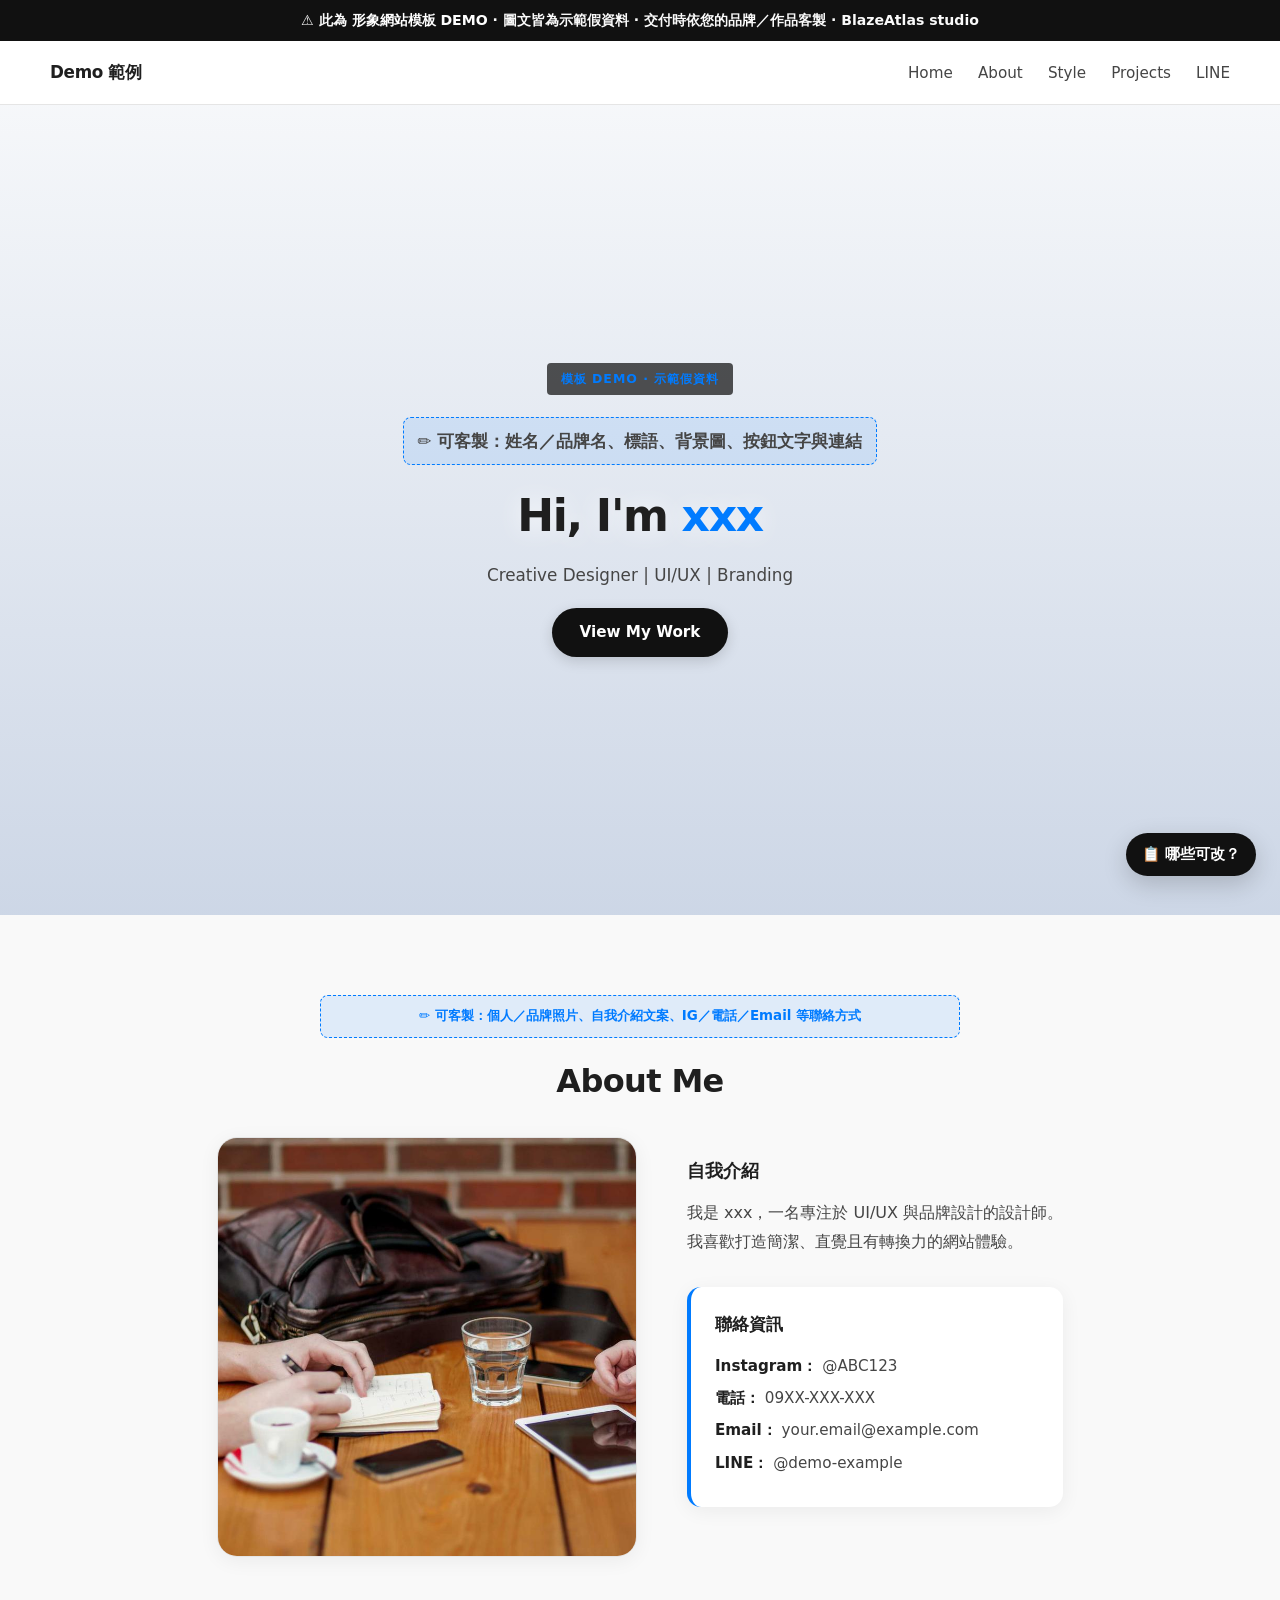
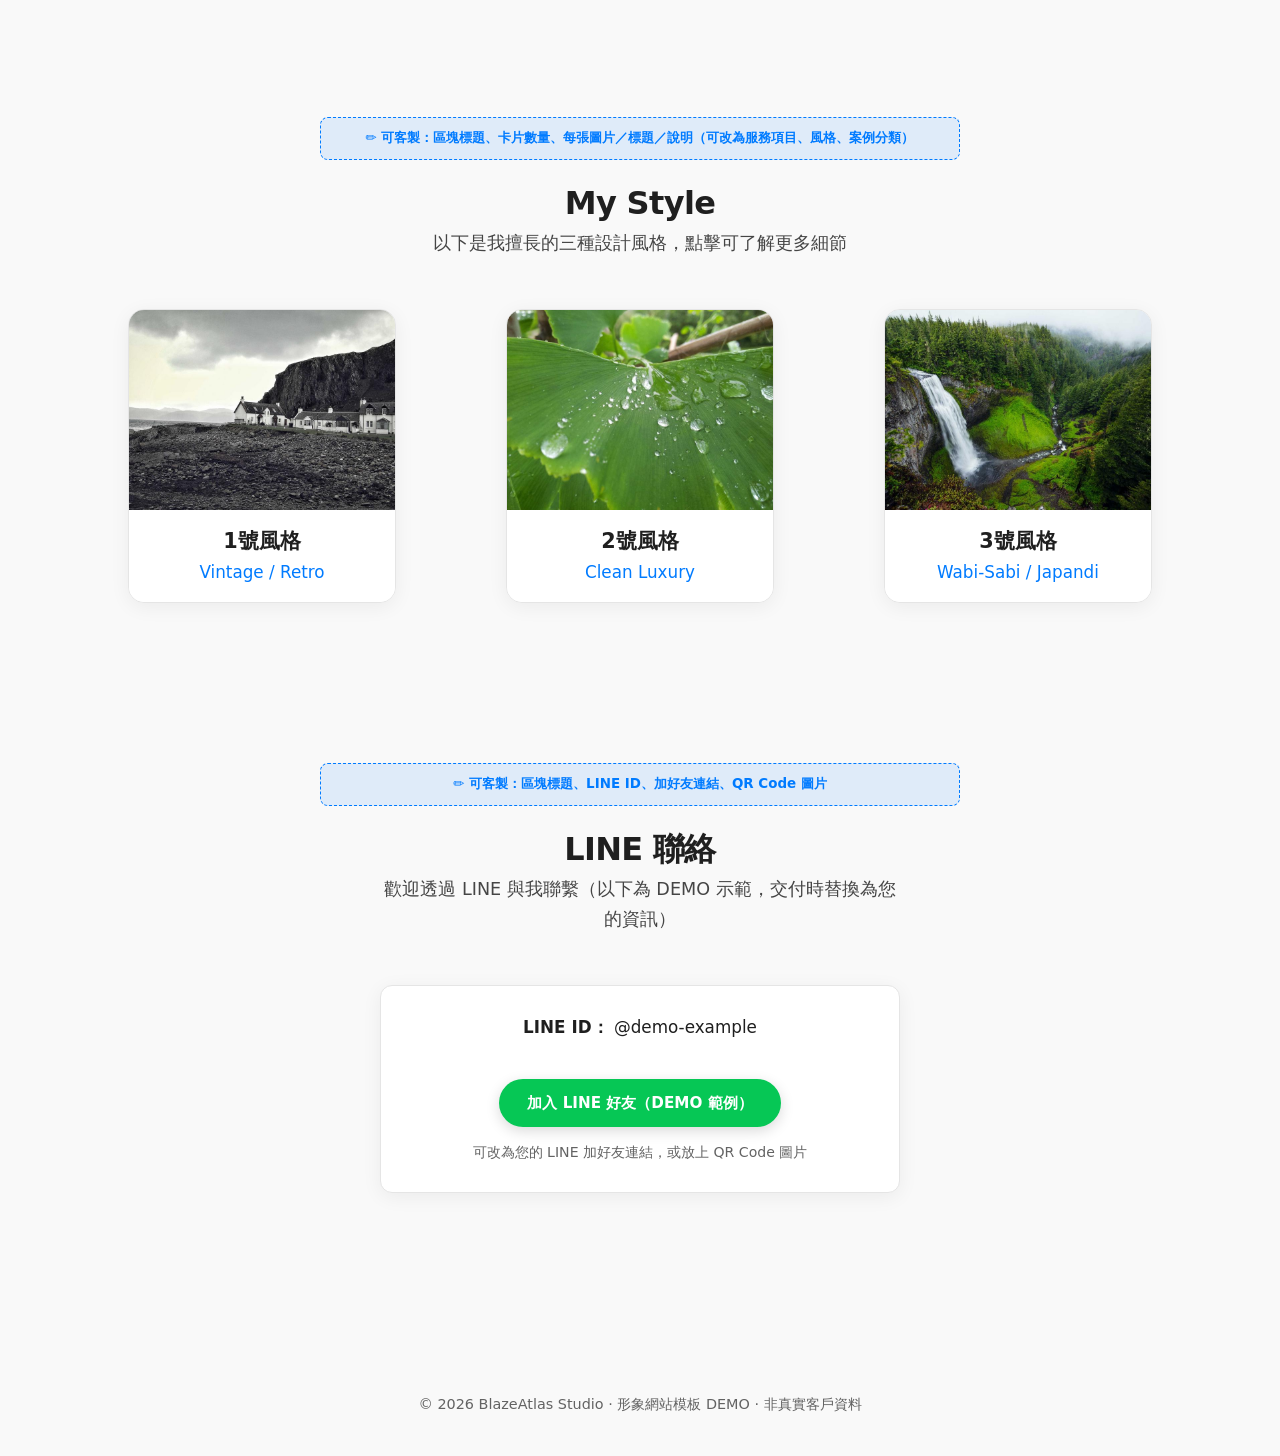
<file: index.html>
<!DOCTYPE html>
<html lang="zh-Hant">
<head>
  <meta charset="UTF-8">
  <meta name="viewport" content="width=device-width, initial-scale=1.0">
  <meta name="description" content="形象網站模板 DEMO 展示（現代極簡風）— 圖文為示範假資料，交付時依您的資料客製。">
  <title>形象網站模板 DEMO｜現代極簡風</title>
  <link rel="stylesheet" href="style.css">
</head>
<body>

<p class="demo-bar">⚠️ 此為 <strong>形象網站模板 DEMO</strong> · 圖文皆為示範假資料 · 交付時依您的品牌／作品客製 · BlazeAtlas studio</p>

<!-- Navbar -->
<nav class="navbar">
    <div class="logo">
        <h2>Demo 範例</h2>
    </div>
    
    <div class="nav-links">
        <a href="index.html">Home</a>
        <a href="index.html#about">About</a>
        <a href="index.html#style">Style</a>
        <a href="projects.html">Projects</a>
        <a href="index.html#contact">LINE</a>
    </div>
</nav>

<!-- Hero -->
<section id="home" class="hero fade-in">
  <div>
    <span class="hero-tag">模板 DEMO · 示範假資料</span>
    <p class="customize-hint">✏️ 可客製：姓名／品牌名、標語、背景圖、按鈕文字與連結</p>
    <h2>Hi, I'm <span>xxx</span></h2>
    <p>Creative Designer | UI/UX | Branding</p>
    <a href="projects.html" class="btn">View My Work</a>
  </div>
</section>

<!-- About -->
<section id="about" class="section fade-in">
  <p class="customize-hint">✏️ 可客製：個人／品牌照片、自我介紹文案、IG／電話／Email 等聯絡方式</p>
  <h2>About Me</h2>

  <div class="about-container">
    <img loading="lazy" decoding="async" src="images/about.jpg" alt="示範照片" class="about-photo">

    <div class="about-content">
      <h3 class="about-heading">自我介紹</h3>
      <p>
        我是 xxx，一名專注於 UI/UX 與品牌設計的設計師。<br>
        我喜歡打造簡潔、直覺且有轉換力的網站體驗。
      </p>

      <div class="contact-info">
        <h3>聯絡資訊</h3>
        <p><strong>Instagram：</strong> @ABC123</p>
        <p><strong>電話：</strong> 09XX-XXX-XXX</p>
        <p><strong>Email：</strong> your.email@example.com</p>
        <p><strong>LINE：</strong> @demo-example</p>
      </div>
    </div>
  </div>
</section>

<!-- My Style -->
<section id="style" class="section fade-in">
  <p class="customize-hint">✏️ 可客製：區塊標題、卡片數量、每張圖片／標題／說明（可改為服務項目、風格、案例分類）</p>
  <h2>My Style</h2>
  <p class="section-intro">
    以下是我擅長的三種設計風格，點擊可了解更多細節
  </p>
  
  <div class="grid">

    <a href="style1.html" class="card">
      <img loading="lazy" decoding="async" src="images/style1.jpg" alt="復古風">
      <div class="card-info">
        <h3>1號風格</h3>
        <p>Vintage / Retro</p>
      </div>
    </a>

    <a href="style2.html" class="card">
      <img loading="lazy" decoding="async" src="images/style-luxury.jpg" alt="清奢風">
      <div class="card-info">
        <h3>2號風格</h3>
        <p>Clean Luxury</p>
      </div>
    </a>

    <a href="style3.html" class="card">
      <img loading="lazy" decoding="async" src="images/style3.jpg" alt="侘寂風">
      <div class="card-info">
        <h3>3號風格</h3>
        <p>Wabi-Sabi / Japandi</p>
      </div>
    </a>

  </div>
</section>

<!-- LINE Contact -->
<section id="contact" class="section fade-in">
  <p class="customize-hint">✏️ 可客製：區塊標題、LINE ID、加好友連結、QR Code 圖片</p>
  <h2>LINE 聯絡</h2>
  <div class="line-contact">
    <p class="section-intro">歡迎透過 LINE 與我聯繫（以下為 DEMO 示範，交付時替換為您的資訊）</p>
    <div class="line-box">
      <p class="line-id"><strong>LINE ID：</strong> @demo-example</p>
      <a href="#" class="btn btn-line" onclick="return false;">加入 LINE 好友（DEMO 範例）</a>
      <p class="line-note">可改為您的 LINE 加好友連結，或放上 QR Code 圖片</p>
    </div>
  </div>
</section>

<footer>
  <p>© 2026 BlazeAtlas Studio · 形象網站模板 DEMO · 非真實客戶資料</p>
</footer>

<button type="button" class="demo-guide-fab" aria-label="查看可客製項目">📋 哪些可改？</button>

<aside class="demo-guide-panel" aria-hidden="true">
  <div class="demo-guide-header">
    <h3>此模板可客製項目</h3>
    <button type="button" class="demo-guide-close" aria-label="關閉">✕</button>
  </div>
  <ul class="demo-guide-list">
    <li><strong>整體</strong>：配色氛圍、Logo 文字、導覽列項目名稱</li>
    <li><strong>首頁</strong>：姓名／品牌名、標語、背景圖、按鈕文字與連結</li>
    <li><strong>關於我</strong>：照片、自我介紹、IG／電話／Email／LINE</li>
    <li><strong>風格／服務區</strong>：標題、卡片內容（可改服務項目或案例分類）</li>
    <li><strong>作品頁</strong>：作品數量 6／9／12 件，每件圖文與說明</li>
    <li><strong>LINE 聯絡區</strong>：LINE ID、加好友連結、QR Code</li>
  </ul>
  <p class="demo-guide-note">以上為示範假資料，交付時依您提供的內容替換，不用擔心套版感。</p>
</aside>

<script src="script.js"></script>
</body>
</html>
</file>
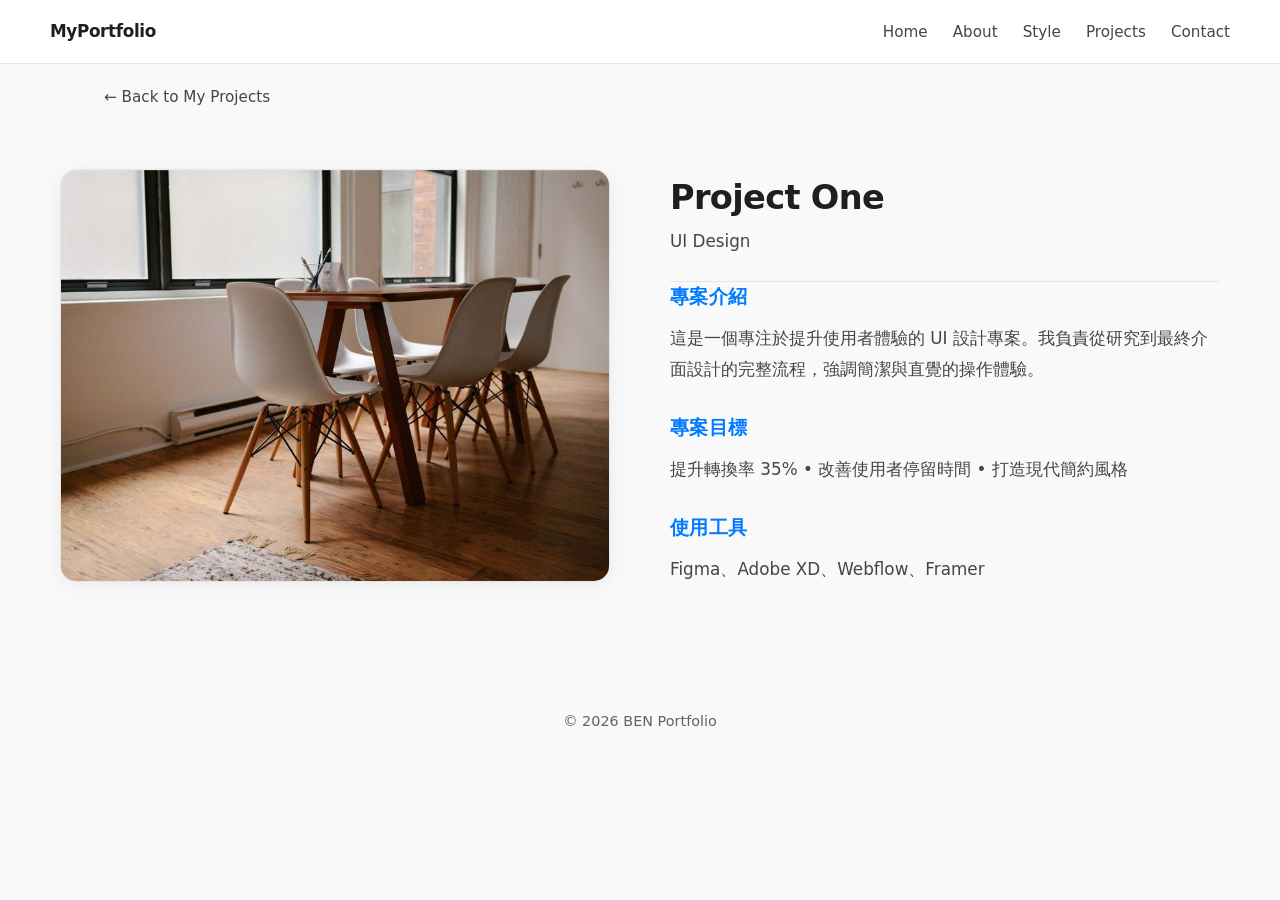
<file: project1.html>
<!DOCTYPE html>
<html lang="zh-Hant">
<head>
  <meta charset="UTF-8">
  <meta name="viewport" content="width=device-width, initial-scale=1.0">
  <title>Project One - BEN Portfolio</title>
  <link rel="stylesheet" href="style.css">
</head>
<body>

<!-- Navbar -->
<nav class="navbar">
    <div class="logo">
        <h2>MyPortfolio</h2>
    </div>
    
    <div class="nav-links">
        <a href="index.html">Home</a>
        <a href="index.html#about">About</a>
        <a href="index.html#style">Style</a>
        <a href="projects.html">Projects</a>
        <a href="index.html#contact">Contact</a>
    </div>
</nav>

<!-- Back Button -->
<div style="padding: 20px 5%; max-width: 1200px; margin: 0 auto;">
    <a href="projects.html" class="back-btn">
        ← Back to My Projects
    </a>
</div>

<!-- Project Detail 內容 -->
<div class="project-detail">
    
    <div class="project-content">
        
        <!-- 左邊：作品圖片 -->
        <div class="project-image-container">
            <img src="images/project1.jpg" alt="Project Image" class="project-image">
        </div>

        <!-- 右邊：作品介紹 -->
        <div class="project-info">
            <h1>Project One</h1>
            <p class="category">UI Design</p>
            
            <h3>專案介紹</h3>
            <p>這是一個專注於提升使用者體驗的 UI 設計專案。我負責從研究到最終介面設計的完整流程，強調簡潔與直覺的操作體驗。</p>
            
            <h3>專案目標</h3>
            <p>提升轉換率 35% • 改善使用者停留時間 • 打造現代簡約風格</p>
            
            <h3>使用工具</h3>
            <p>Figma、Adobe XD、Webflow、Framer</p>
        </div>
        
    </div>
</div>

<footer>
  <p>© 2026 BEN Portfolio</p>
</footer>

</body>
</html>
</file>
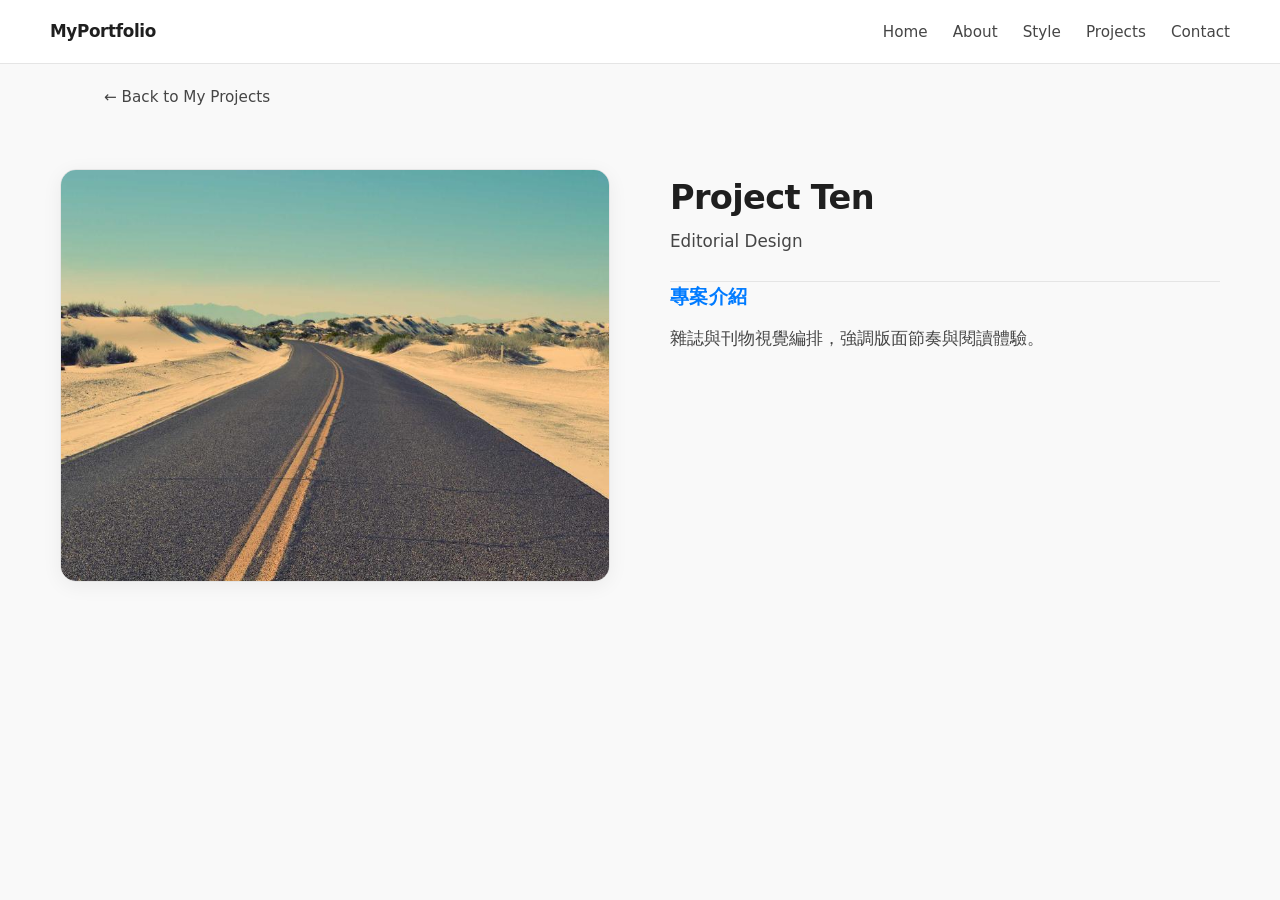
<file: project10.html>
<!DOCTYPE html>
<html lang="zh-Hant">
<head>
  <meta charset="UTF-8">
  <meta name="viewport" content="width=device-width, initial-scale=1.0">
  <title>Project Ten - BEN Portfolio</title>
  <link rel="stylesheet" href="style.css">
</head>
<body>

<!-- Navbar -->
<nav class="navbar">
    <div class="logo">
        <h2>MyPortfolio</h2>
    </div>
    
    <div class="nav-links">
        <a href="index.html">Home</a>
        <a href="index.html#about">About</a>
        <a href="index.html#style">Style</a>
        <a href="projects.html">Projects</a>
        <a href="index.html#contact">Contact</a>
    </div>
</nav>

<div style="padding: 20px 5%; max-width: 1200px; margin: 0 auto;">
    <a href="projects.html" class="back-btn">← Back to My Projects</a>
</div>

<div class="project-detail">
    <div class="project-content">
        <div class="project-image-container">
            <img src="images/project10.jpg" alt="Project 10" class="project-image">
        </div>
        <div class="project-info">
            <h1>Project Ten</h1>
            <p class="category">Editorial Design</p>
            <h3>專案介紹</h3>
            <p>雜誌與刊物視覺編排，強調版面節奏與閱讀體驗。</p>
        </div>
    </div>
</div>
</body>
</html>
</file>
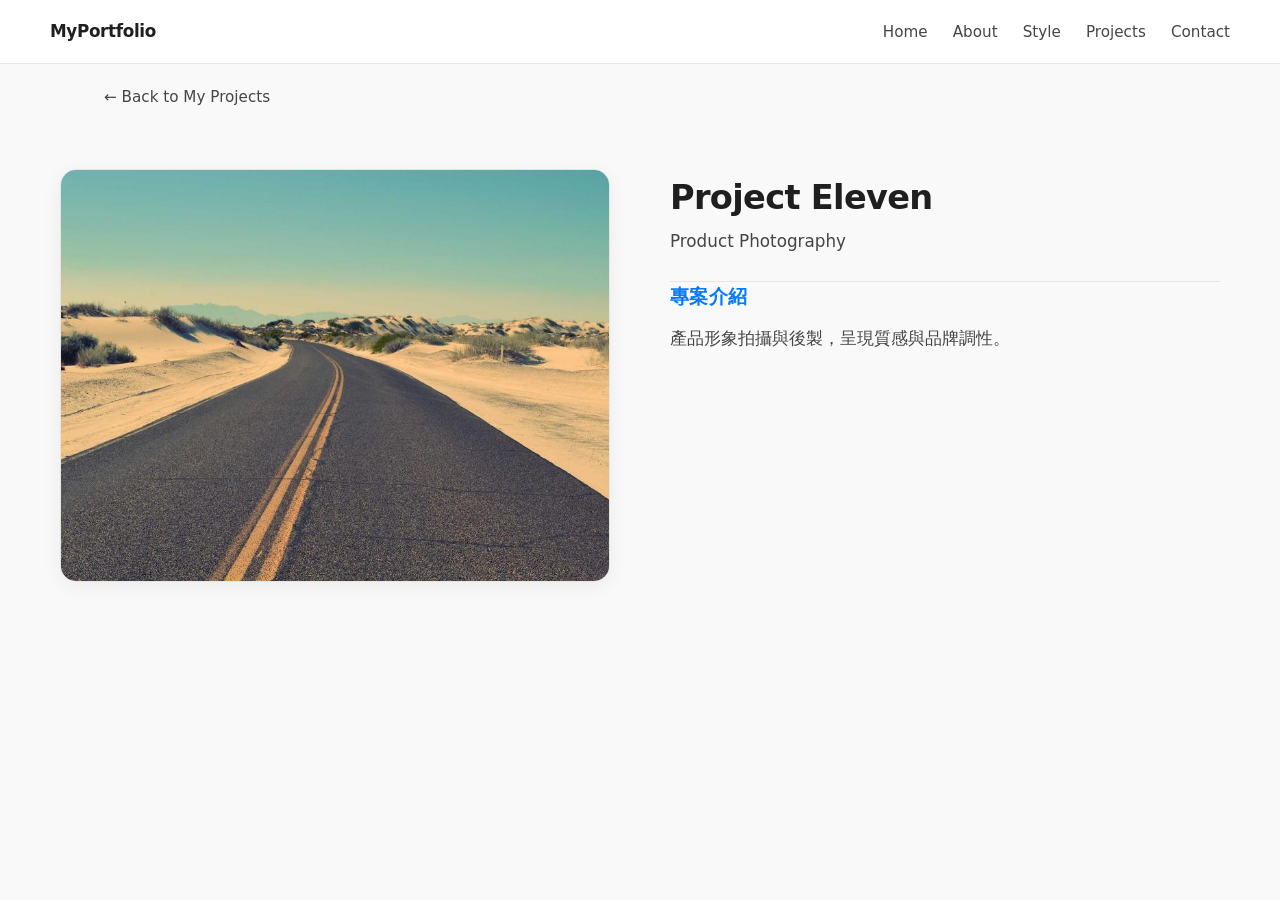
<file: project11.html>
<!DOCTYPE html>
<html lang="zh-Hant">
<head>
  <meta charset="UTF-8">
  <meta name="viewport" content="width=device-width, initial-scale=1.0">
  <title>Project Eleven - BEN Portfolio</title>
  <link rel="stylesheet" href="style.css">
</head>
<body>

<!-- Navbar -->
<nav class="navbar">
    <div class="logo">
        <h2>MyPortfolio</h2>
    </div>
    
    <div class="nav-links">
        <a href="index.html">Home</a>
        <a href="index.html#about">About</a>
        <a href="index.html#style">Style</a>
        <a href="projects.html">Projects</a>
        <a href="index.html#contact">Contact</a>
    </div>
</nav>

<div style="padding: 20px 5%; max-width: 1200px; margin: 0 auto;">
    <a href="projects.html" class="back-btn">← Back to My Projects</a>
</div>

<div class="project-detail">
    <div class="project-content">
        <div class="project-image-container">
            <img src="images/project11.jpg" alt="Project 11" class="project-image">
        </div>
        <div class="project-info">
            <h1>Project Eleven</h1>
            <p class="category">Product Photography</p>
            <h3>專案介紹</h3>
            <p>產品形象拍攝與後製，呈現質感與品牌調性。</p>
        </div>
    </div>
</div>
</body>
</html>
</file>
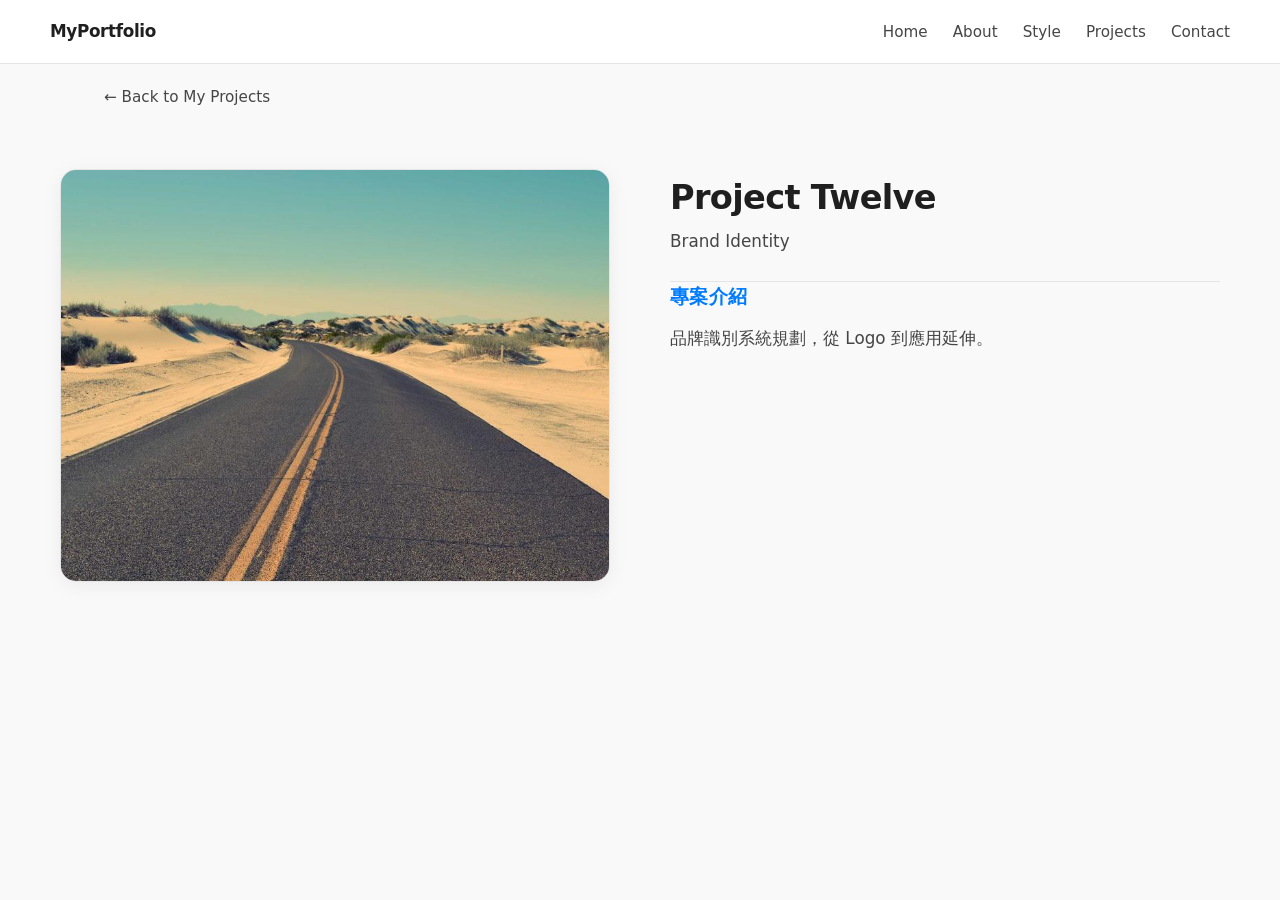
<file: project12.html>
<!DOCTYPE html>
<html lang="zh-Hant">
<head>
  <meta charset="UTF-8">
  <meta name="viewport" content="width=device-width, initial-scale=1.0">
  <title>Project Twelve - BEN Portfolio</title>
  <link rel="stylesheet" href="style.css">
</head>
<body>

<!-- Navbar -->
<nav class="navbar">
    <div class="logo">
        <h2>MyPortfolio</h2>
    </div>
    
    <div class="nav-links">
        <a href="index.html">Home</a>
        <a href="index.html#about">About</a>
        <a href="index.html#style">Style</a>
        <a href="projects.html">Projects</a>
        <a href="index.html#contact">Contact</a>
    </div>
</nav>

<div style="padding: 20px 5%; max-width: 1200px; margin: 0 auto;">
    <a href="projects.html" class="back-btn">← Back to My Projects</a>
</div>

<div class="project-detail">
    <div class="project-content">
        <div class="project-image-container">
            <img src="images/project12.jpg" alt="Project 12" class="project-image">
        </div>
        <div class="project-info">
            <h1>Project Twelve</h1>
            <p class="category">Brand Identity</p>
            <h3>專案介紹</h3>
            <p>品牌識別系統規劃，從 Logo 到應用延伸。</p>
        </div>
    </div>
</div>
</body>
</html>
</file>
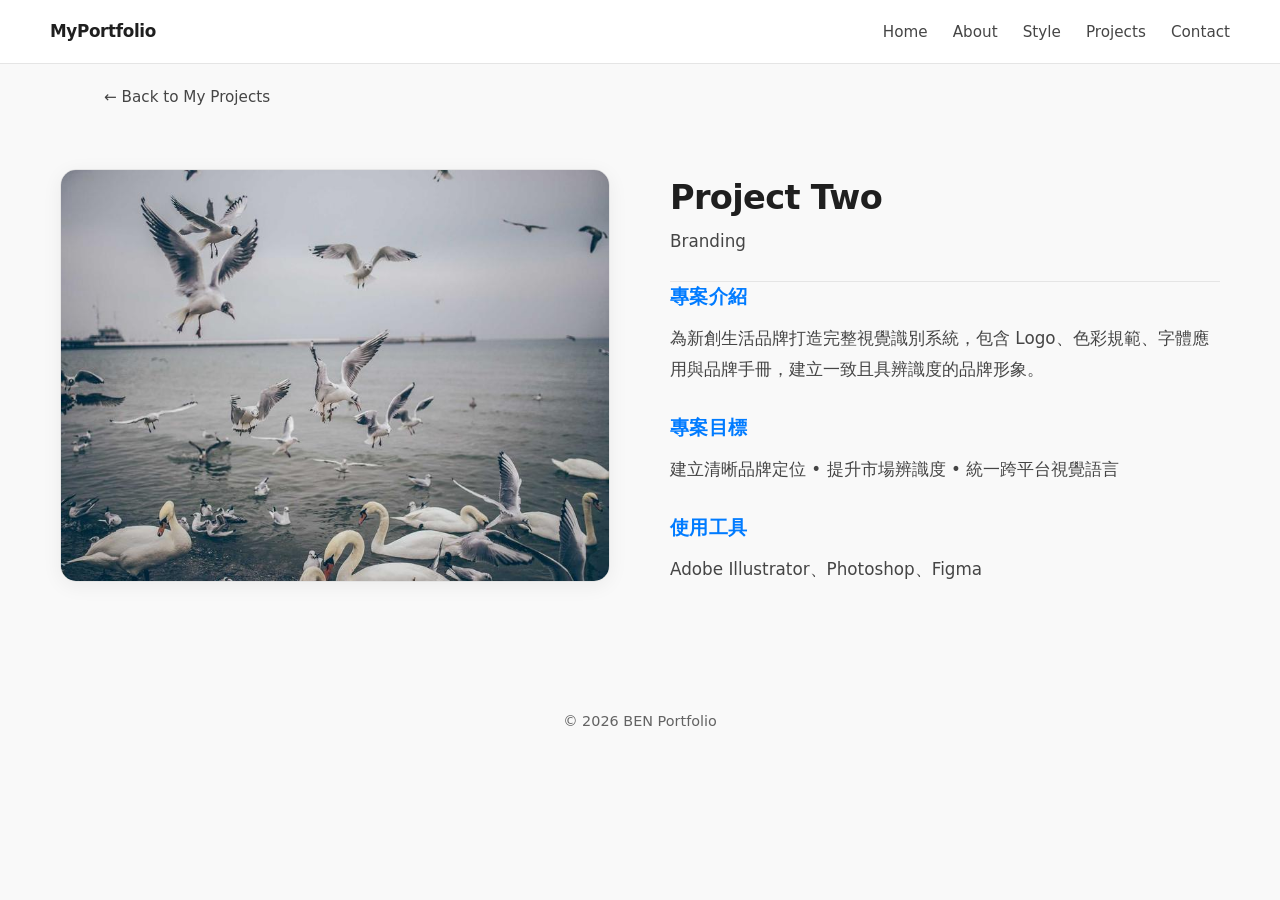
<file: project2.html>
<!DOCTYPE html>
<html lang="zh-Hant">
<head>
  <meta charset="UTF-8">
  <meta name="viewport" content="width=device-width, initial-scale=1.0">
  <title>Project Two - BEN Portfolio</title>
  <link rel="stylesheet" href="style.css">
</head>
<body>

<!-- Navbar -->
<nav class="navbar">
    <div class="logo">
        <h2>MyPortfolio</h2>
    </div>
    
    <div class="nav-links">
        <a href="index.html">Home</a>
        <a href="index.html#about">About</a>
        <a href="index.html#style">Style</a>
        <a href="projects.html">Projects</a>
        <a href="index.html#contact">Contact</a>
    </div>
</nav>

<!-- Back Button -->
<div style="padding: 20px 5%; max-width: 1200px; margin: 0 auto;">
    <a href="projects.html" class="back-btn">
        ← Back to My Projects
    </a>
</div>

<!-- Project Detail 內容 -->
<div class="project-detail">
    
    <div class="project-content">
        
        <!-- 左邊：作品圖片 -->
        <div class="project-image-container">
            <img src="images/project2.jpg" alt="Project 2" class="project-image">
        </div>

        <!-- 右邊：作品介紹 -->
        <div class="project-info">
            <h1>Project Two</h1>
            <p class="category">Branding</p>
            
            <h3>專案介紹</h3>
            <p>為新創生活品牌打造完整視覺識別系統，包含 Logo、色彩規範、字體應用與品牌手冊，建立一致且具辨識度的品牌形象。</p>
            
            <h3>專案目標</h3>
            <p>建立清晰品牌定位 • 提升市場辨識度 • 統一跨平台視覺語言</p>
            
            <h3>使用工具</h3>
            <p>Adobe Illustrator、Photoshop、Figma</p>
        </div>
        
    </div>
</div>

<footer>
  <p>© 2026 BEN Portfolio</p>
</footer>

</body>
</html>
</file>
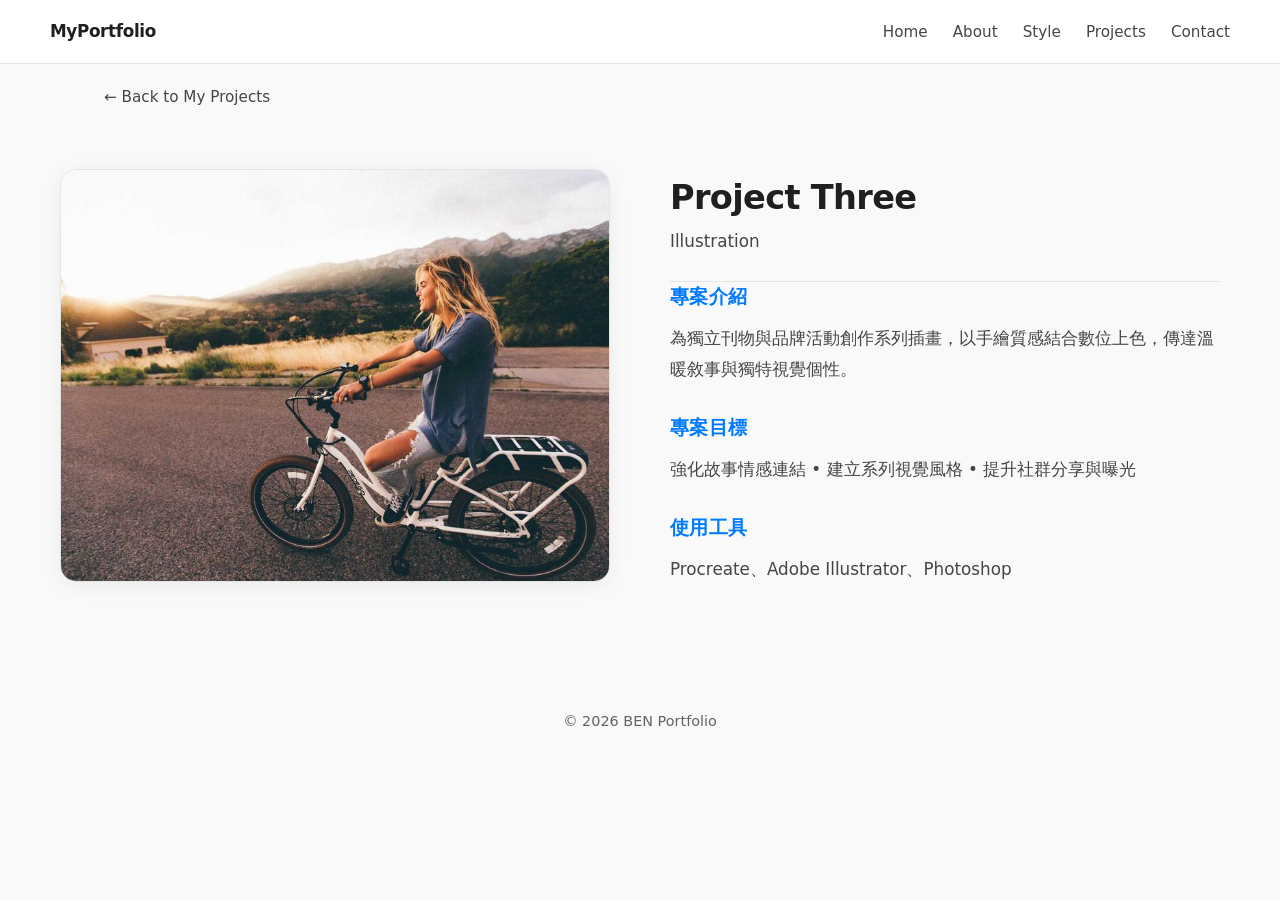
<file: project3.html>
<!DOCTYPE html>
<html lang="zh-Hant">
<head>
  <meta charset="UTF-8">
  <meta name="viewport" content="width=device-width, initial-scale=1.0">
  <title>Project Three - BEN Portfolio</title>
  <link rel="stylesheet" href="style.css">
</head>
<body>

<!-- Navbar -->
<nav class="navbar">
    <div class="logo">
        <h2>MyPortfolio</h2>
    </div>
    
    <div class="nav-links">
        <a href="index.html">Home</a>
        <a href="index.html#about">About</a>
        <a href="index.html#style">Style</a>
        <a href="projects.html">Projects</a>
        <a href="index.html#contact">Contact</a>
    </div>
</nav>

<!-- Back Button -->
<div style="padding: 20px 5%; max-width: 1200px; margin: 0 auto;">
    <a href="projects.html" class="back-btn">
        ← Back to My Projects
    </a>
</div>

<!-- Project Detail 內容 -->
<div class="project-detail">
    
    <div class="project-content">
        
        <!-- 左邊：作品圖片 -->
        <div class="project-image-container">
            <img src="images/project3.jpg" alt="Project 3" class="project-image">
        </div>

        <!-- 右邊：作品介紹 -->
        <div class="project-info">
            <h1>Project Three</h1>
            <p class="category">Illustration</p>
            
            <h3>專案介紹</h3>
            <p>為獨立刊物與品牌活動創作系列插畫，以手繪質感結合數位上色，傳達溫暖敘事與獨特視覺個性。</p>
            
            <h3>專案目標</h3>
            <p>強化故事情感連結 • 建立系列視覺風格 • 提升社群分享與曝光</p>
            
            <h3>使用工具</h3>
            <p>Procreate、Adobe Illustrator、Photoshop</p>
        </div>
        
    </div>
</div>

<footer>
  <p>© 2026 BEN Portfolio</p>
</footer>

</body>
</html>
</file>
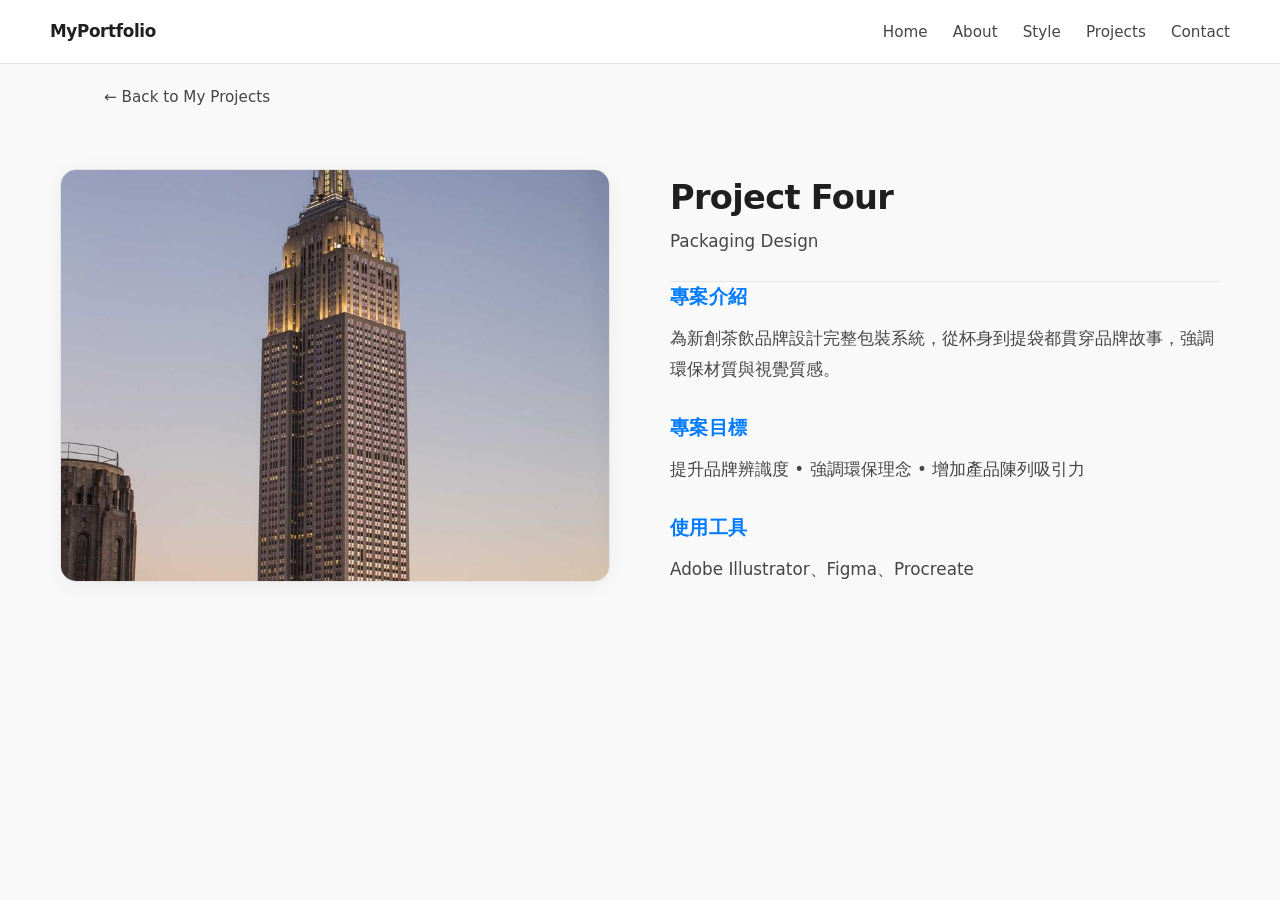
<file: project4.html>
<!DOCTYPE html>
<html lang="zh-Hant">
<head>
  <meta charset="UTF-8">
  <meta name="viewport" content="width=device-width, initial-scale=1.0">
  <title>Project Four - BEN Portfolio</title>
  <link rel="stylesheet" href="style.css">
</head>
<body>

<!-- Navbar -->
<nav class="navbar">
    <div class="logo">
        <h2>MyPortfolio</h2>
    </div>
    
    <div class="nav-links">
        <a href="index.html">Home</a>
        <a href="index.html#about">About</a>
        <a href="index.html#style">Style</a>
        <a href="projects.html">Projects</a>
        <a href="index.html#contact">Contact</a>
    </div>
</nav>

<div style="padding: 20px 5%; max-width: 1200px; margin: 0 auto;">
    <a href="projects.html" class="back-btn">← Back to My Projects</a>
</div>

<div class="project-detail">
    <div class="project-content">
        <div class="project-image-container">
            <img src="images/project4.jpg" alt="Project 4" class="project-image">
        </div>
        <div class="project-info">
            <h1>Project Four</h1>
            <p class="category">Packaging Design</p>
            
            <h3>專案介紹</h3>
            <p>為新創茶飲品牌設計完整包裝系統，從杯身到提袋都貫穿品牌故事，強調環保材質與視覺質感。</p>
            
            <h3>專案目標</h3>
            <p>提升品牌辨識度 • 強調環保理念 • 增加產品陳列吸引力</p>
            
            <h3>使用工具</h3>
            <p>Adobe Illustrator、Figma、Procreate</p>
        </div>
    </div>
</div>

</body>
</html>
</file>
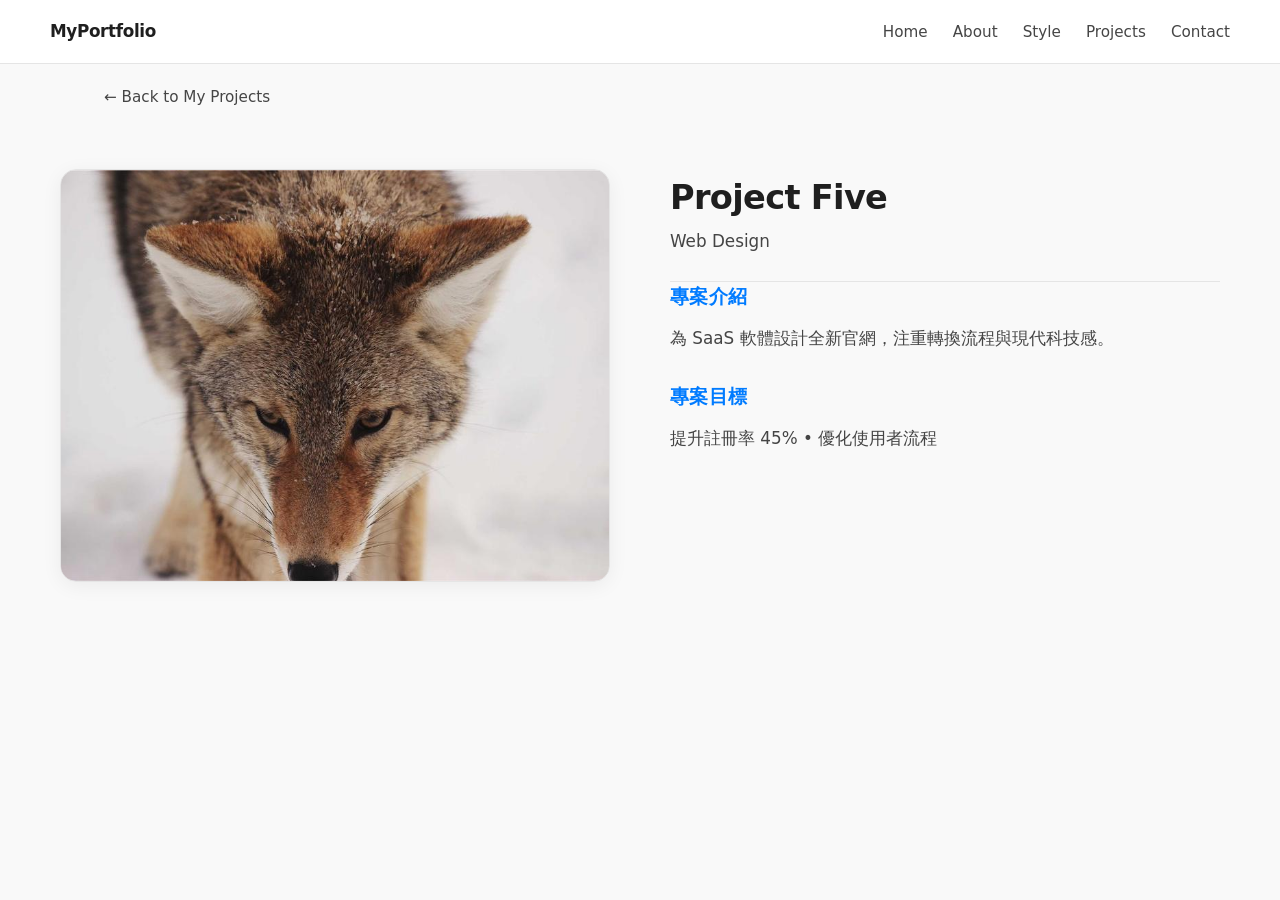
<file: project5.html>
<!DOCTYPE html>
<html lang="zh-Hant">
<head>
  <meta charset="UTF-8">
  <meta name="viewport" content="width=device-width, initial-scale=1.0">
  <title>Project Five - BEN Portfolio</title>
  <link rel="stylesheet" href="style.css">
</head>
<body>

<!-- Navbar -->
<nav class="navbar">
    <div class="logo">
        <h2>MyPortfolio</h2>
    </div>
    
    <div class="nav-links">
        <a href="index.html">Home</a>
        <a href="index.html#about">About</a>
        <a href="index.html#style">Style</a>
        <a href="projects.html">Projects</a>
        <a href="index.html#contact">Contact</a>
    </div>
</nav>

<div style="padding: 20px 5%; max-width: 1200px; margin: 0 auto;">
    <a href="projects.html" class="back-btn">← Back to My Projects</a>
</div>

<div class="project-detail">
    <div class="project-content">
        <div class="project-image-container">
            <img src="images/project5.jpg" alt="Project 5" class="project-image">
        </div>
        <div class="project-info">
            <h1>Project Five</h1>
            <p class="category">Web Design</p>
            <h3>專案介紹</h3>
            <p>為 SaaS 軟體設計全新官網，注重轉換流程與現代科技感。</p>
            <h3>專案目標</h3>
            <p>提升註冊率 45% • 優化使用者流程</p>
        </div>
    </div>
</div>
</body>
</html>
</file>
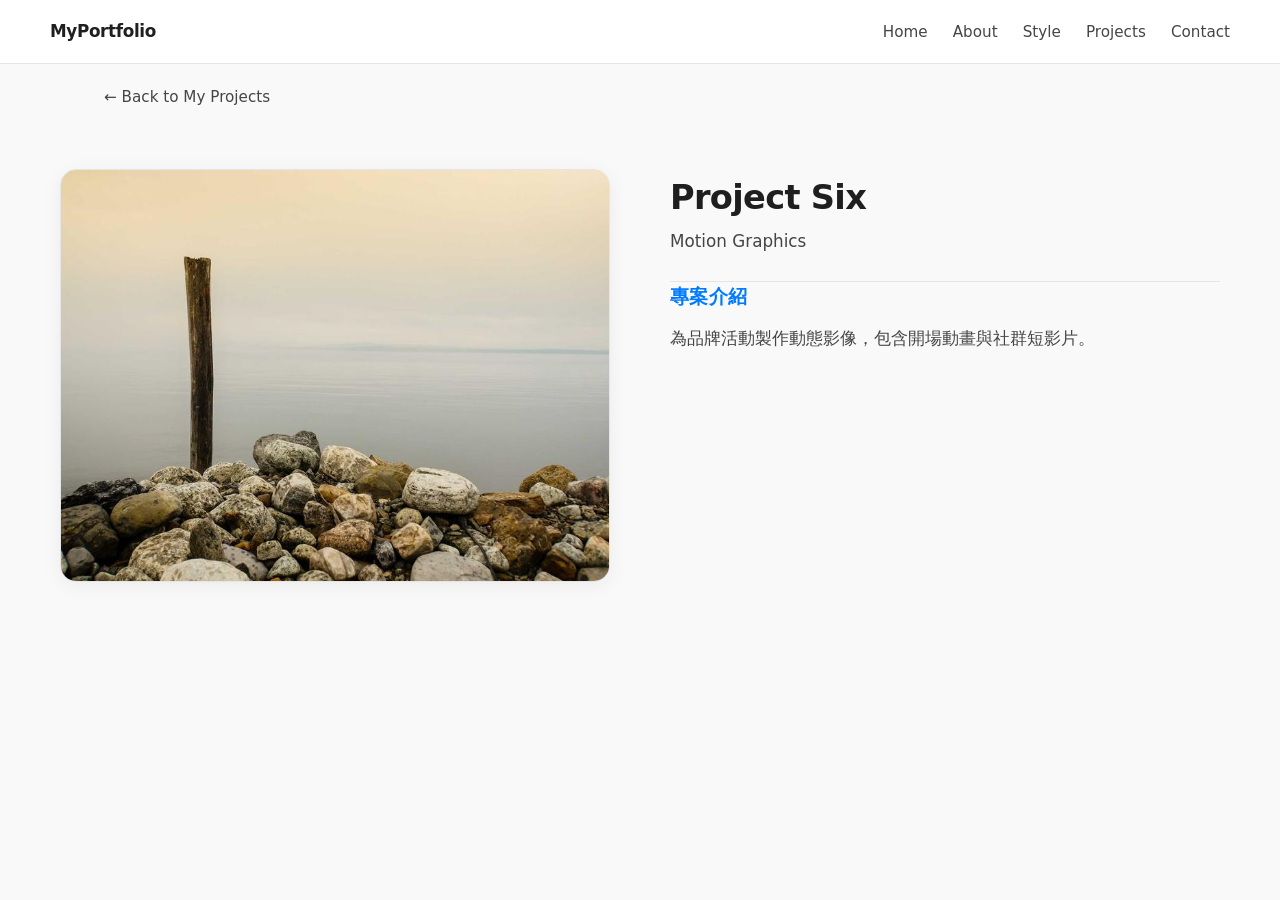
<file: project6.html>
<!DOCTYPE html>
<html lang="zh-Hant">
<head>
  <meta charset="UTF-8">
  <meta name="viewport" content="width=device-width, initial-scale=1.0">
  <title>Project Six - BEN Portfolio</title>
  <link rel="stylesheet" href="style.css">
</head>
<body>

<!-- Navbar -->
<nav class="navbar">
    <div class="logo">
        <h2>MyPortfolio</h2>
    </div>
    
    <div class="nav-links">
        <a href="index.html">Home</a>
        <a href="index.html#about">About</a>
        <a href="index.html#style">Style</a>
        <a href="projects.html">Projects</a>
        <a href="index.html#contact">Contact</a>
    </div>
</nav>

<div style="padding: 20px 5%; max-width: 1200px; margin: 0 auto;">
    <a href="projects.html" class="back-btn">← Back to My Projects</a>
</div>

<div class="project-detail">
    <div class="project-content">
        <div class="project-image-container">
            <img src="images/project6.jpg" alt="Project 6" class="project-image">
        </div>
        <div class="project-info">
            <h1>Project Six</h1>
            <p class="category">Motion Graphics</p>
            <h3>專案介紹</h3>
            <p>為品牌活動製作動態影像，包含開場動畫與社群短影片。</p>
        </div>
    </div>
</div>
</body>
</html>
</file>
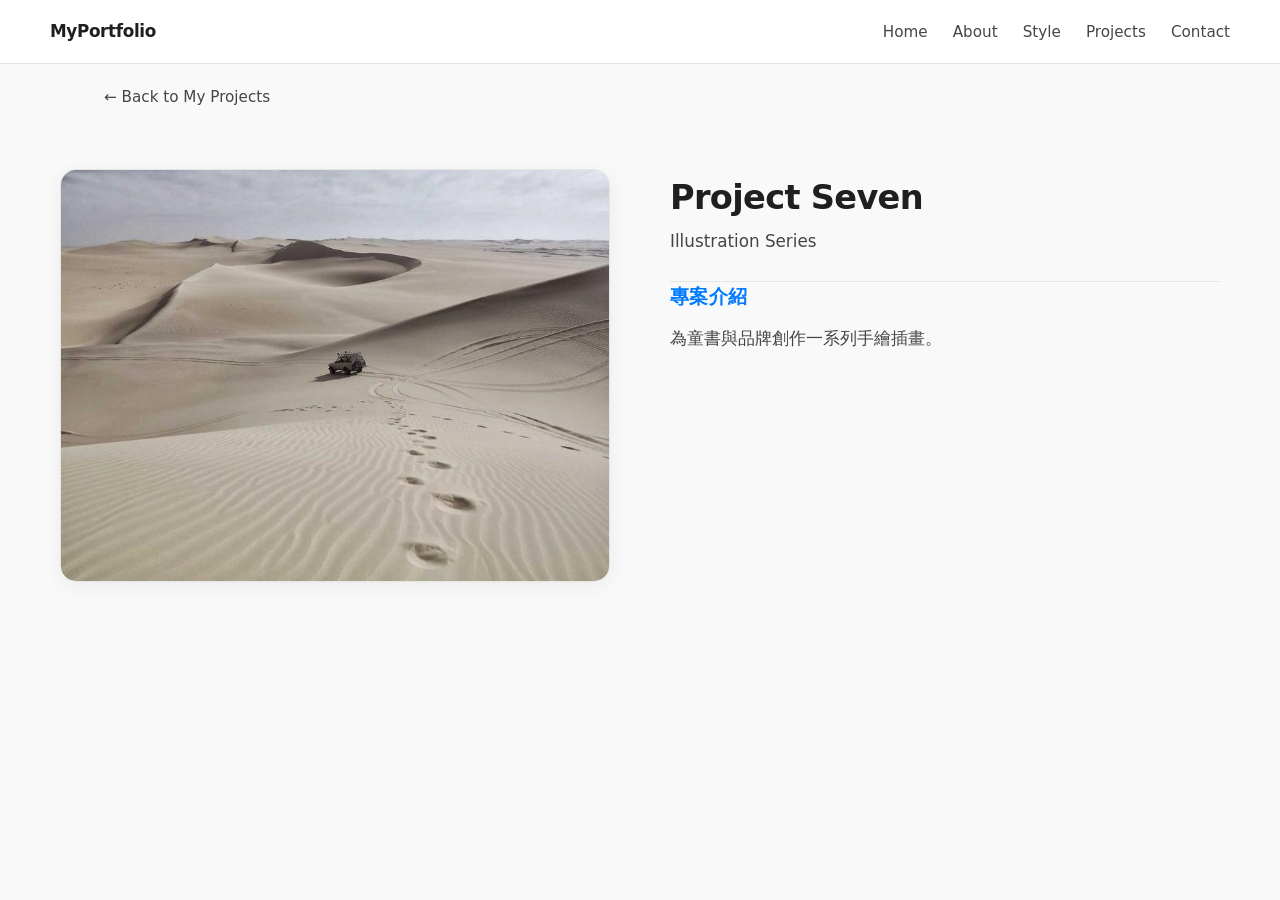
<file: project7.html>
<!DOCTYPE html>
<html lang="zh-Hant">
<head>
  <meta charset="UTF-8">
  <meta name="viewport" content="width=device-width, initial-scale=1.0">
  <title>Project Seven - BEN Portfolio</title>
  <link rel="stylesheet" href="style.css">
</head>
<body>

<!-- Navbar -->
<nav class="navbar">
    <div class="logo">
        <h2>MyPortfolio</h2>
    </div>
    
    <div class="nav-links">
        <a href="index.html">Home</a>
        <a href="index.html#about">About</a>
        <a href="index.html#style">Style</a>
        <a href="projects.html">Projects</a>
        <a href="index.html#contact">Contact</a>
    </div>
</nav>
<div style="padding: 20px 5%; max-width: 1200px; margin: 0 auto;">
    <a href="projects.html" class="back-btn">← Back to My Projects</a>
</div>

<div class="project-detail">
    <div class="project-content">
        <div class="project-image-container">
            <img src="images/project7.jpg" alt="Project 7" class="project-image">
        </div>
        <div class="project-info">
            <h1>Project Seven</h1>
            <p class="category">Illustration Series</p>
            <h3>專案介紹</h3>
            <p>為童書與品牌創作一系列手繪插畫。</p>
        </div>
    </div>
</div>
</body>
</html>
</file>
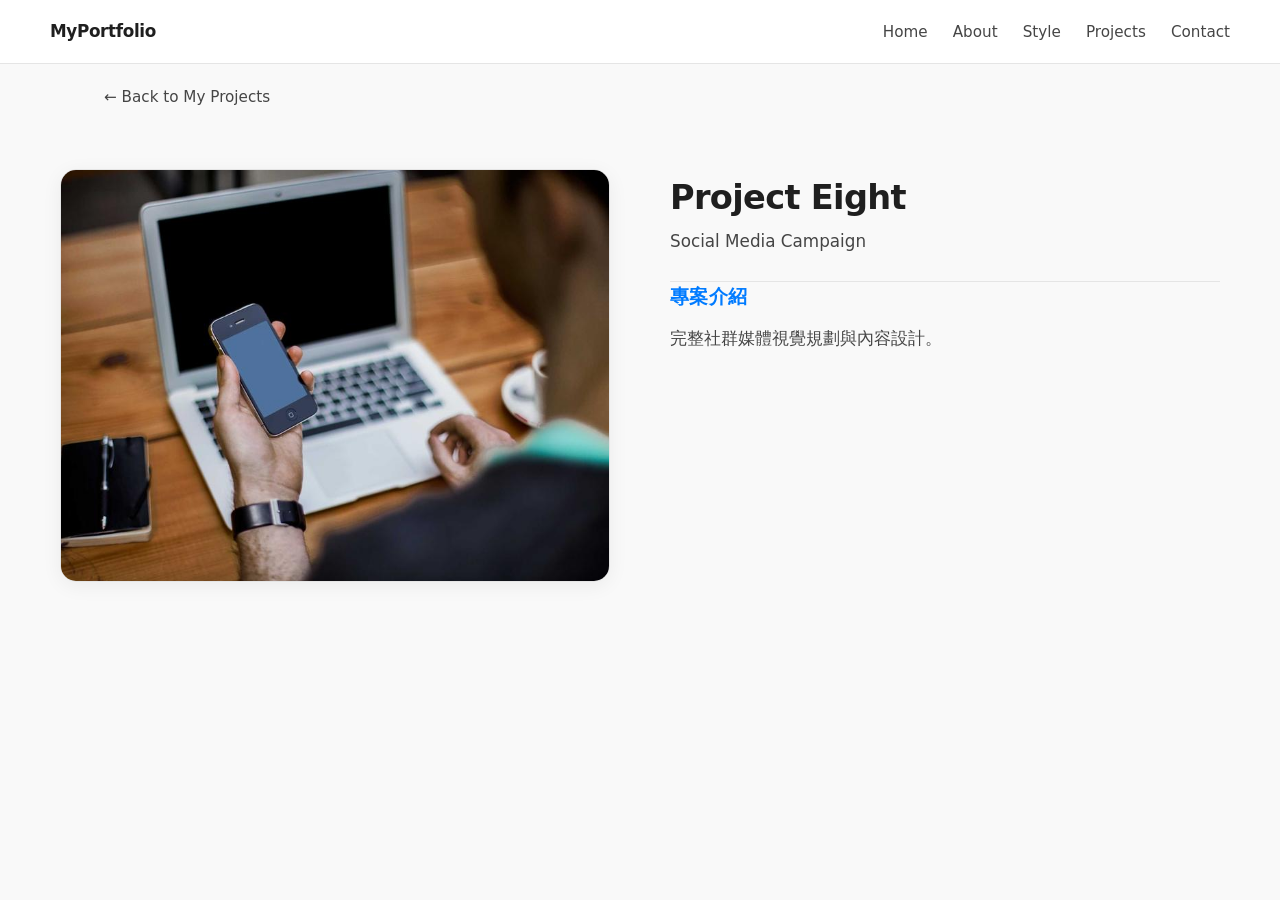
<file: project8.html>
<!DOCTYPE html>
<html lang="zh-Hant">
<head>
  <meta charset="UTF-8">
  <meta name="viewport" content="width=device-width, initial-scale=1.0">
  <title>Project Eight - BEN Portfolio</title>
  <link rel="stylesheet" href="style.css">
</head>
<body>

<!-- Navbar -->
<nav class="navbar">
    <div class="logo">
        <h2>MyPortfolio</h2>
    </div>
    
    <div class="nav-links">
        <a href="index.html">Home</a>
        <a href="index.html#about">About</a>
        <a href="index.html#style">Style</a>
        <a href="projects.html">Projects</a>
        <a href="index.html#contact">Contact</a>
    </div>
</nav>

<div style="padding: 20px 5%; max-width: 1200px; margin: 0 auto;">
    <a href="projects.html" class="back-btn">← Back to My Projects</a>
</div>

<div class="project-detail">
    <div class="project-content">
        <div class="project-image-container">
            <img src="images/project8.jpg" alt="Project 8" class="project-image">
        </div>
        <div class="project-info">
            <h1>Project Eight</h1>
            <p class="category">Social Media Campaign</p>
            <h3>專案介紹</h3>
            <p>完整社群媒體視覺規劃與內容設計。</p>
        </div>
    </div>
</div>
</body>
</html>
</file>
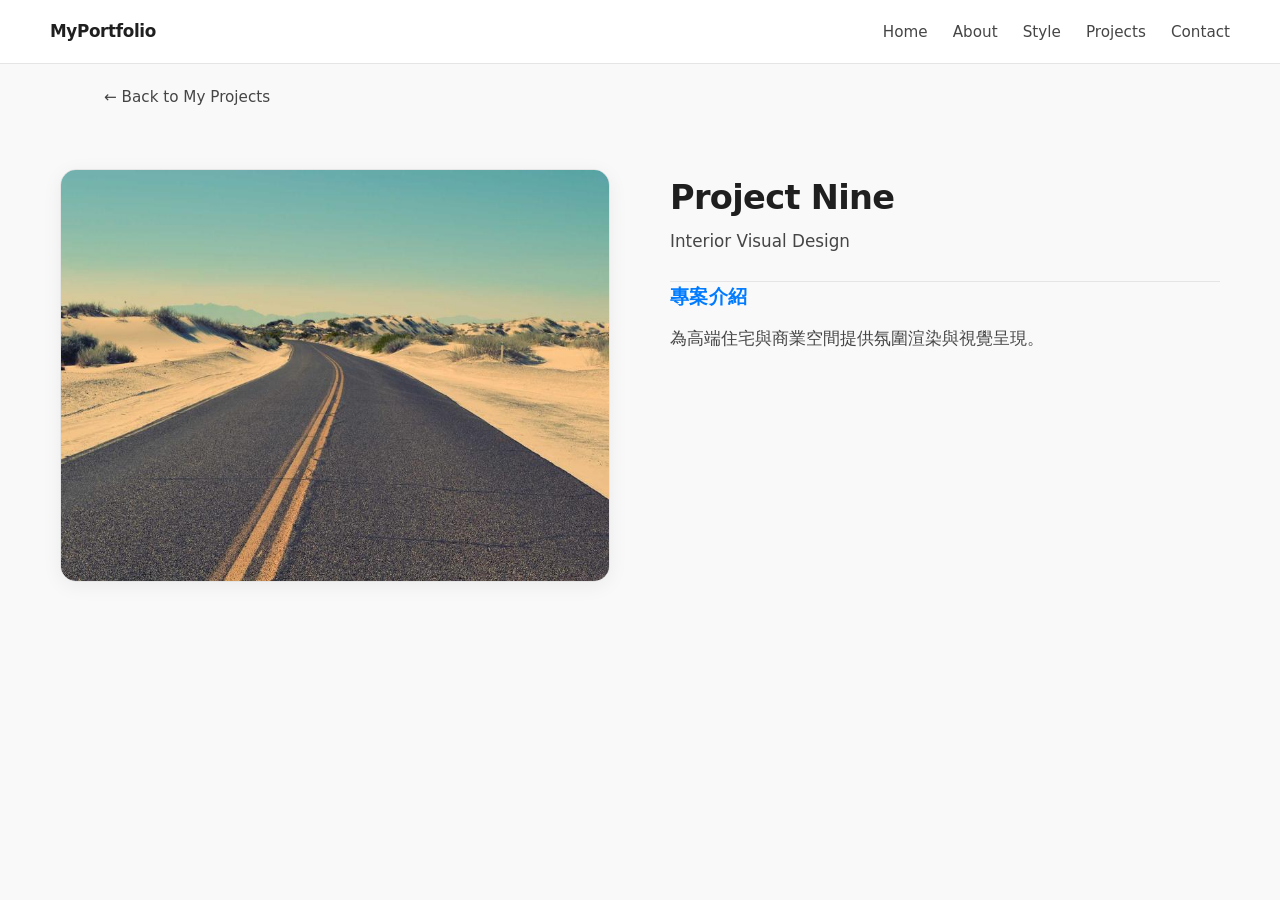
<file: project9.html>
<!DOCTYPE html>
<html lang="zh-Hant">
<head>
  <meta charset="UTF-8">
  <meta name="viewport" content="width=device-width, initial-scale=1.0">
  <title>Project Nine - BEN Portfolio</title>
  <link rel="stylesheet" href="style.css">
</head>
<body>

<!-- Navbar -->
<nav class="navbar">
    <div class="logo">
        <h2>MyPortfolio</h2>
    </div>
    
    <div class="nav-links">
        <a href="index.html">Home</a>
        <a href="index.html#about">About</a>
        <a href="index.html#style">Style</a>
        <a href="projects.html">Projects</a>
        <a href="index.html#contact">Contact</a>
    </div>
</nav>

<div style="padding: 20px 5%; max-width: 1200px; margin: 0 auto;">
    <a href="projects.html" class="back-btn">← Back to My Projects</a>
</div>

<div class="project-detail">
    <div class="project-content">
        <div class="project-image-container">
            <img src="images/project9.jpg" alt="Project 9" class="project-image">
        </div>
        <div class="project-info">
            <h1>Project Nine</h1>
            <p class="category">Interior Visual Design</p>
            <h3>專案介紹</h3>
            <p>為高端住宅與商業空間提供氛圍渲染與視覺呈現。</p>
        </div>
    </div>
</div>
</body>
</html>
</file>
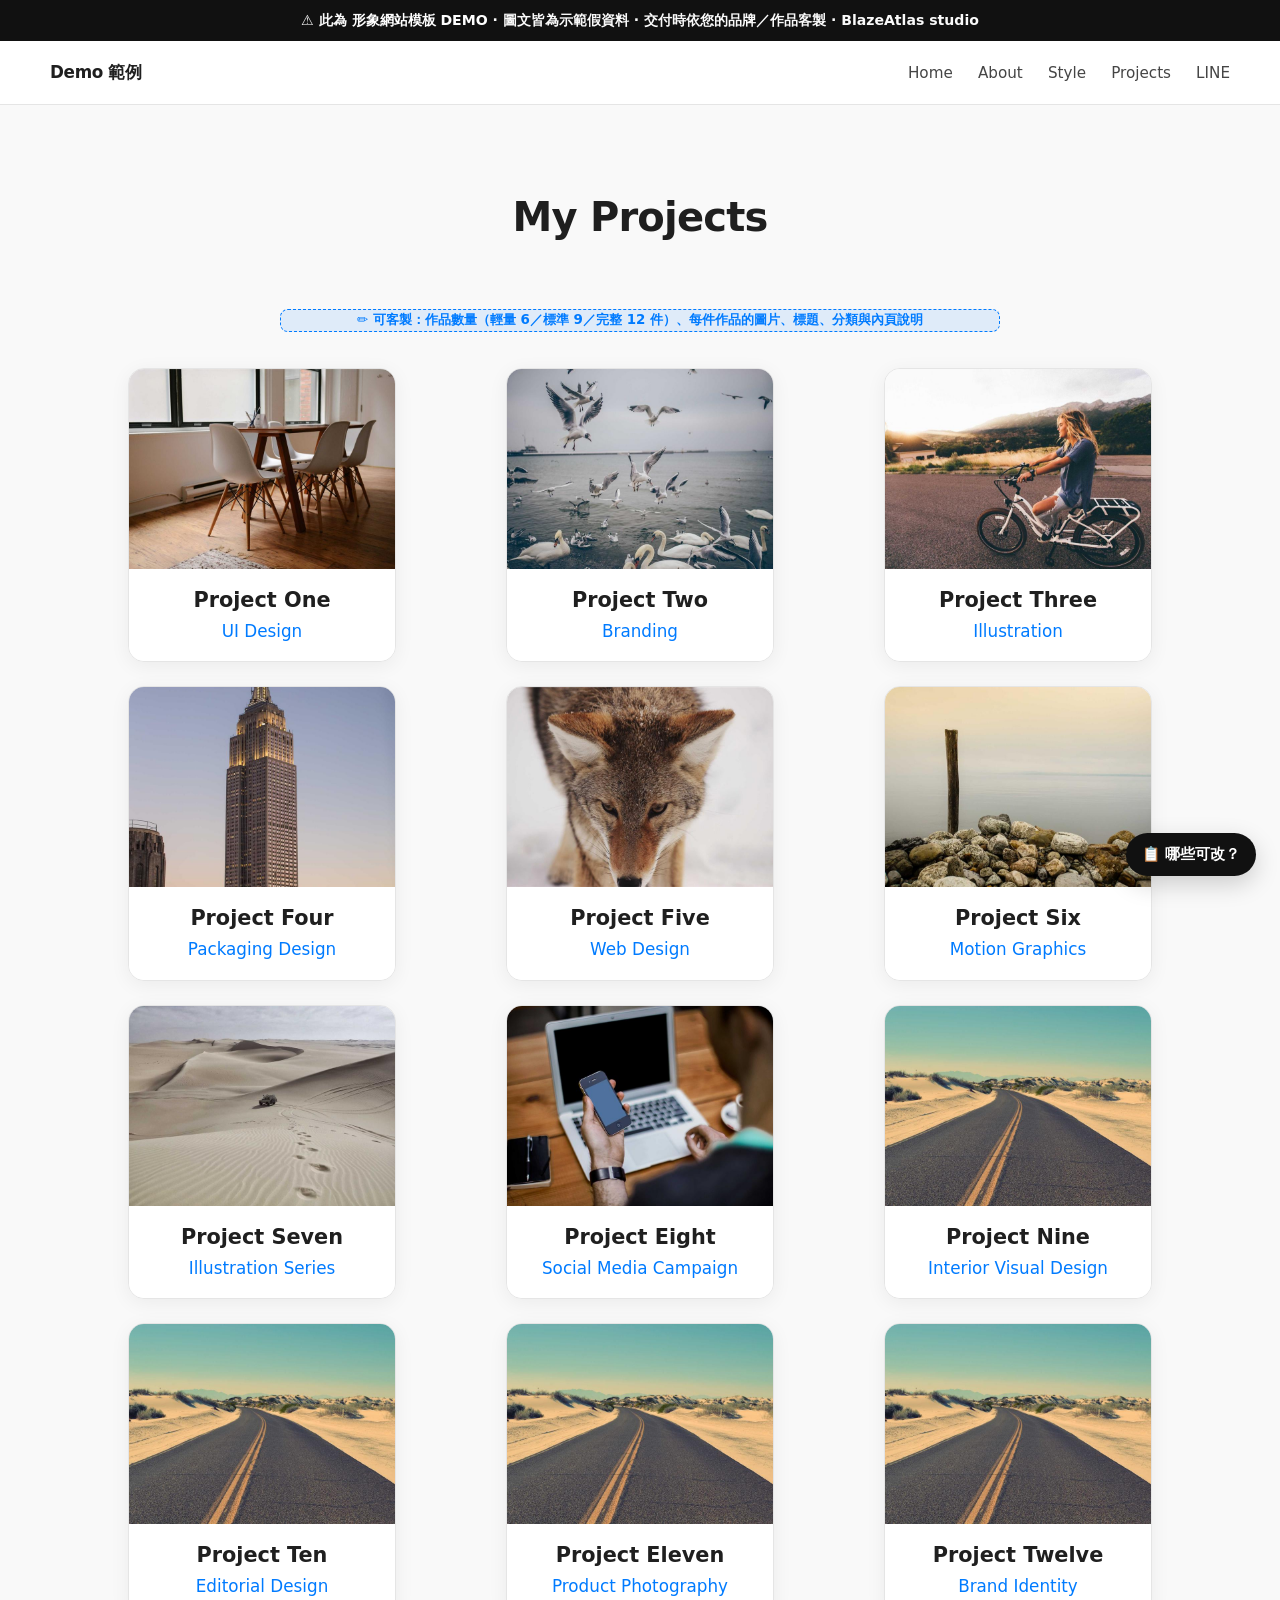
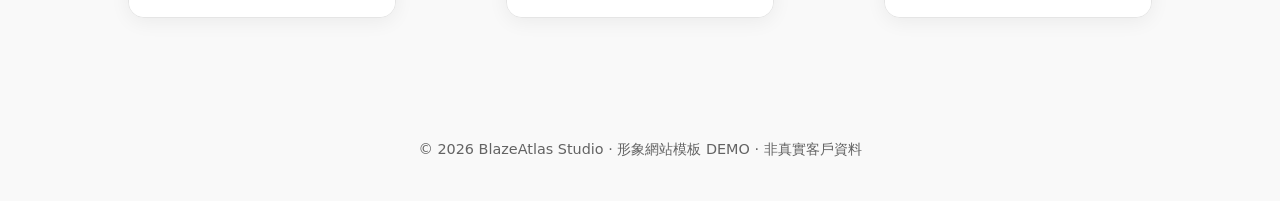
<file: projects.html>
<!DOCTYPE html>
<html lang="zh-Hant">
<head>
  <meta charset="UTF-8">
  <meta name="viewport" content="width=device-width, initial-scale=1.0">
  <meta name="description" content="形象網站模板 DEMO — 作品展示頁示範，交付時依您的作品數量與內容客製。">
  <title>作品展示 DEMO｜現代極簡風</title>
  <link rel="stylesheet" href="style.css">
</head>
<body>

<p class="demo-bar">⚠️ 此為 <strong>形象網站模板 DEMO</strong> · 圖文皆為示範假資料 · 交付時依您的品牌／作品客製 · BlazeAtlas studio</p>

<!-- Navbar -->
<nav class="navbar">
    <div class="logo">
        <h2>Demo 範例</h2>
    </div>
    
    <div class="nav-links">
        <a href="index.html">Home</a>
        <a href="index.html#about">About</a>
        <a href="index.html#style">Style</a>
        <a href="projects.html">Projects</a>
        <a href="index.html#contact">LINE</a>
    </div>
</nav>

<h2 class="page-title">My Projects</h2>
<p class="customize-hint projects-demo-intro">✏️ 可客製：作品數量（輕量 6／標準 9／完整 12 件）、每件作品的圖片、標題、分類與內頁說明</p>

<div class="grid">

  <a href="project1.html" class="card">
    <img src="images/project1.jpg" alt="Project 1">
    <div class="card-info">
      <h3>Project One</h3>
      <p>UI Design</p>
    </div>
  </a>

  <a href="project2.html" class="card">
    <img src="images/project2.jpg" alt="Project 2">
    <div class="card-info">
      <h3>Project Two</h3>
      <p>Branding</p>
    </div>
  </a>

  <a href="project3.html" class="card">
    <img src="images/project3.jpg" alt="Project 3">
    <div class="card-info">
      <h3>Project Three</h3>
      <p>Illustration</p>
    </div>
  </a>

  <a href="project4.html" class="card">
    <img src="images/project4.jpg" alt="Project 4">
    <div class="card-info">
      <h3>Project Four</h3>
      <p>Packaging Design</p>
    </div>
  </a>

  <a href="project5.html" class="card">
    <img src="images/project5.jpg" alt="Project 5">
    <div class="card-info">
      <h3>Project Five</h3>
      <p>Web Design</p>
    </div>
  </a>

  <a href="project6.html" class="card">
    <img src="images/project6.jpg" alt="Project 6">
    <div class="card-info">
      <h3>Project Six</h3>
      <p>Motion Graphics</p>
    </div>
  </a>

  <a href="project7.html" class="card">
    <img src="images/project7.jpg" alt="Project 7">
    <div class="card-info">
      <h3>Project Seven</h3>
      <p>Illustration Series</p>
    </div>
  </a>

  <a href="project8.html" class="card">
    <img src="images/project8.jpg" alt="Project 8">
    <div class="card-info">
      <h3>Project Eight</h3>
      <p>Social Media Campaign</p>
    </div>
  </a>

  <a href="project9.html" class="card">
    <img src="images/project9.jpg" alt="Project 9">
    <div class="card-info">
      <h3>Project Nine</h3>
      <p>Interior Visual Design</p>
    </div>
  </a>

  <a href="project10.html" class="card">
    <img src="images/project10.jpg" alt="Project 10">
    <div class="card-info">
      <h3>Project Ten</h3>
      <p>Editorial Design</p>
    </div>
  </a>
  <a href="project11.html" class="card">
    <img src="images/project11.jpg" alt="Project 11">
    <div class="card-info">
      <h3>Project Eleven</h3>
      <p>Product Photography</p>
    </div>
  </a>
  <a href="project12.html" class="card">
    <img src="images/project12.jpg" alt="Project 12">
    <div class="card-info">
      <h3>Project Twelve</h3>
      <p>Brand Identity</p>
    </div>
  </a>
</div>

<footer>
  <p>© 2026 BlazeAtlas Studio · 形象網站模板 DEMO · 非真實客戶資料</p>
</footer>

<button type="button" class="demo-guide-fab" aria-label="查看可客製項目">📋 哪些可改？</button>

<aside class="demo-guide-panel" aria-hidden="true">
  <div class="demo-guide-header">
    <h3>此模板可客製項目</h3>
    <button type="button" class="demo-guide-close" aria-label="關閉">✕</button>
  </div>
  <ul class="demo-guide-list">
    <li><strong>作品數量</strong>：依方案放 6／9／12 件</li>
    <li><strong>每件作品</strong>：封面圖、標題、分類標籤</li>
    <li><strong>作品內頁</strong>：大圖、作品說明、設計理念等圖文</li>
    <li><strong>版面</strong>：卡片排列與風格氛圍可微调</li>
  </ul>
  <p class="demo-guide-note">以上為示範假資料，交付時依您提供的內容替換。</p>
</aside>

<script src="script.js"></script>
</body>
</html>
</file>
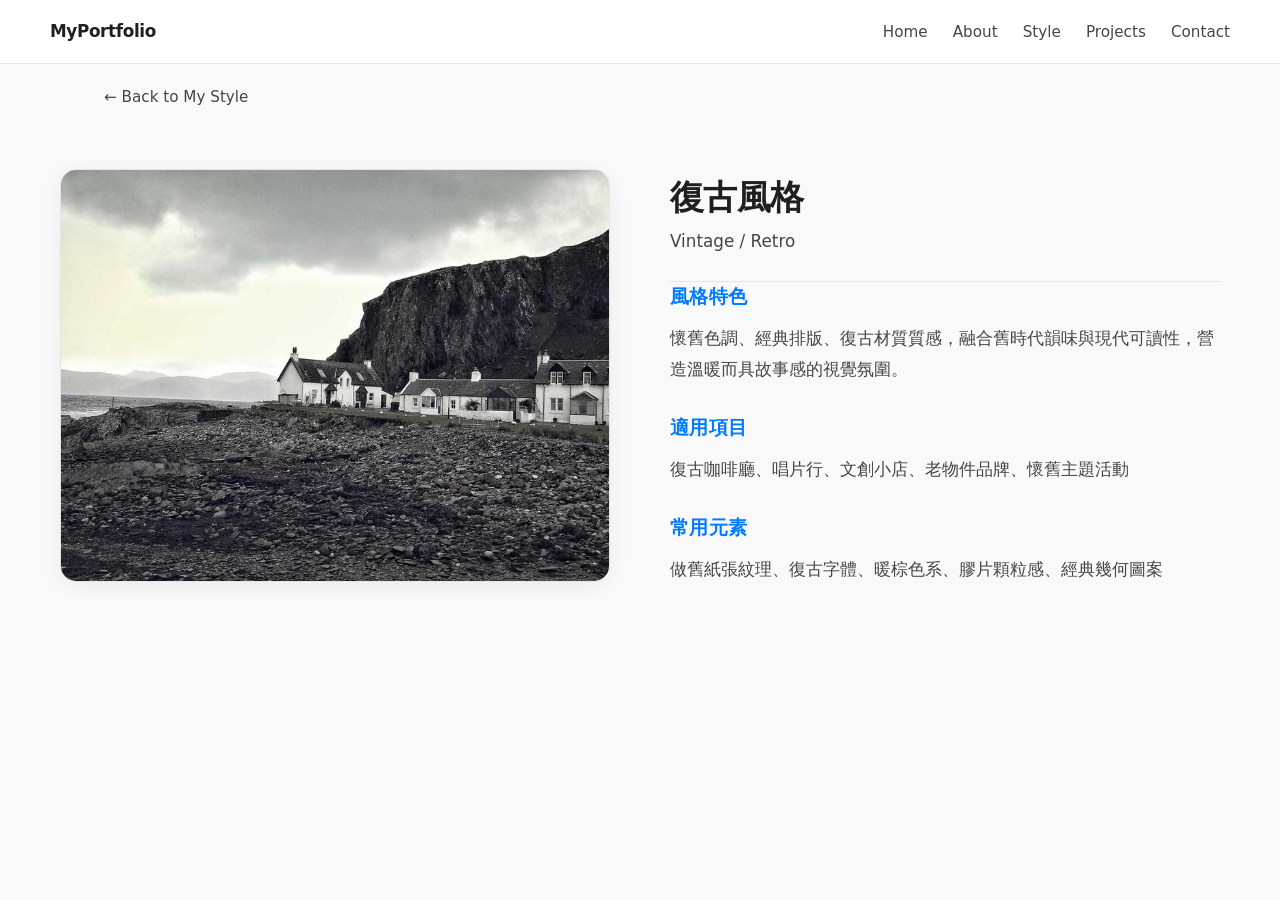
<file: style1.html>
<!DOCTYPE html>
<html lang="zh-Hant">
<head>
  <meta charset="UTF-8">
  <meta name="viewport" content="width=device-width, initial-scale=1.0">
  <title>復古風格 - BEN Portfolio</title>
  <link rel="stylesheet" href="style.css">
</head>
<body>

<!-- Navbar -->
<nav class="navbar">
    <div class="logo">
        <h2>MyPortfolio</h2>
    </div>
    
    <div class="nav-links">
        <a href="index.html">Home</a>
        <a href="index.html#about">About</a>
        <a href="index.html#style">Style</a>
        <a href="projects.html">Projects</a>
        <a href="index.html#contact">Contact</a>
    </div>
</nav>

<!-- Back Button - 回到 My Style 區塊 -->
<div style="padding: 20px 5%; max-width: 1200px; margin: 0 auto;">
    <a href="index.html#style" class="back-btn">
        ← Back to My Style
    </a>
</div>

<div class="project-detail">
  <div class="project-content">
    <div class="project-image-container">
      <img src="images/style1.jpg" alt="復古風" class="project-image">
    </div>
    <div class="project-info">
      <h1>復古風格</h1>
      <p class="category">Vintage / Retro</p>
      <h3>風格特色</h3>
      <p>懷舊色調、經典排版、復古材質質感，融合舊時代韻味與現代可讀性，營造溫暖而具故事感的視覺氛圍。</p>
      <h3>適用項目</h3>
      <p>復古咖啡廳、唱片行、文創小店、老物件品牌、懷舊主題活動</p>
      <h3>常用元素</h3>
      <p>做舊紙張紋理、復古字體、暖棕色系、膠片顆粒感、經典幾何圖案</p>
    </div>
  </div>
</div>

</body>
</html>
</file>
<file: style.css>
/* ===== 現代極簡風 · portfolio-modern-minimal（大眾審美優化版） ===== */

:root {
  --bg: #f9f9f9;
  --surface: #ffffff;
  --text: #1f1f1f;
  --text-secondary: #454545;
  --text-muted: #636363;
  --accent: #007bff;
  --accent-hover: #0069d9;
  --accent-soft: rgba(0, 123, 255, 0.1);
  --btn: #111111;
  --btn-hover: #333333;
  --border: #e5e5e5;
  --shadow: 0 4px 20px rgba(0, 0, 0, 0.06);
  --shadow-hover: 0 12px 32px rgba(0, 0, 0, 0.1);
}

* {
  margin: 0;
  padding: 0;
  box-sizing: border-box;
  font-family: "Segoe UI", system-ui, -apple-system, sans-serif;
}

body {
  line-height: 1.6;
  background: var(--bg);
  color: var(--text-secondary);
}

h2 {
  color: var(--text);
  font-size: 2rem;
  font-weight: 700;
  letter-spacing: -0.02em;
}

footer {
  text-align: center;
  padding: 40px;
  margin-top: 80px;
  color: var(--text-muted);
  font-size: 0.9rem;
}

.page-title {
  text-align: center;
  margin: 80px 0 60px;
  font-size: 2.5rem;
  font-weight: 700;
  color: var(--text);
  letter-spacing: -0.02em;
}

.section-intro {
  text-align: center;
  font-size: 1.1rem;
  max-width: 640px;
  margin: 0 auto 50px;
  color: var(--text-secondary);
  line-height: 1.7;
}

/* Navbar */
.navbar {
  display: flex;
  justify-content: space-between;
  align-items: center;
  padding: 18px 50px;
  background: rgba(255, 255, 255, 0.97);
  border-bottom: 1px solid var(--border);
}

.navbar h2 {
  color: var(--text);
  font-size: 1.05rem;
  font-weight: 700;
}

.navbar a {
  margin-left: 20px;
  text-decoration: none;
  color: var(--text-secondary);
  font-size: 0.95rem;
  transition: color 0.2s;
}

.navbar a:hover {
  color: var(--accent);
}

/* Hero — 分層背景，捲動比 fixed 更順 */
.hero {
  position: relative;
  isolation: isolate;
  height: 90vh;
  display: flex;
  align-items: center;
  justify-content: center;
  text-align: center;
}

.hero::before {
  content: "";
  position: absolute;
  inset: 0;
  z-index: 0;
  background: linear-gradient(rgba(245, 247, 250, 0.88), rgba(195, 207, 226, 0.82)),
              url('https://picsum.photos/id/1015/1920/1080') center/cover no-repeat;
  pointer-events: none;
}

.hero > * {
  position: relative;
  z-index: 1;
}

.hero h2 {
  color: var(--text);
  font-size: clamp(2rem, 5vw, 2.75rem);
  font-weight: 700;
  letter-spacing: -0.03em;
  text-shadow: 0 1px 24px rgba(255, 255, 255, 0.8);
}

.hero span {
  color: var(--accent);
}

.hero p {
  color: var(--text-secondary);
  margin-top: 10px;
  font-size: 1.05rem;
}

.btn {
  display: inline-block;
  margin-top: 20px;
  padding: 12px 28px;
  background: var(--btn);
  color: #ffffff;
  text-decoration: none;
  border-radius: 9999px;
  font-weight: 600;
  font-size: 0.95rem;
  transition: background 0.2s, transform 0.2s, box-shadow 0.2s;
  box-shadow: 0 4px 14px rgba(0, 0, 0, 0.15);
}

.btn:hover {
  background: var(--btn-hover);
  transform: translateY(-2px);
  box-shadow: 0 6px 20px rgba(0, 0, 0, 0.2);
}

/* Section */
.section {
  padding: 80px 50px;
  text-align: center;
}

/* Grid */
.grid {
  display: grid;
  grid-template-columns: repeat(3, 1fr);
  gap: 24px;
  max-width: 1150px;
  margin: 0 auto;
  padding: 0 20px;
}

.card {
  background: var(--surface);
  overflow: hidden;
  transition: transform 0.2s ease;
  border-radius: 16px;
  box-shadow: var(--shadow);
  border: 1px solid var(--border);
  max-width: 340px;
  margin: 0 auto;
  text-decoration: none;
  color: inherit;
  display: block;
}

.card img {
  width: 100%;
  height: 200px;
  object-fit: cover;
  object-position: center;
  display: block;
  aspect-ratio: 4 / 3;
}

.card:hover {
  transform: translateY(-6px);
}

.card-info {
  padding: 18px 20px;
  text-align: center;
  background: var(--surface);
}

.card-info h3 {
  color: var(--text);
  margin-bottom: 6px;
  font-size: 1.3rem;
  font-weight: 700;
  line-height: 1.3;
}

.card-info p {
  color: var(--accent);
  margin: 0;
  font-size: 1.05rem;
  font-weight: 500;
  line-height: 1.4;
}

/* Form */
form {
  display: flex;
  flex-direction: column;
  max-width: 400px;
  margin: auto;
}

form input,
form textarea {
  margin: 8px 0;
  padding: 12px 14px;
  background: var(--surface);
  border: 1px solid var(--border);
  border-radius: 10px;
  color: var(--text);
  font-size: 0.95rem;
  transition: border-color 0.2s, box-shadow 0.2s;
}

form input::placeholder,
form textarea::placeholder {
  color: var(--text-muted);
}

form input:focus,
form textarea:focus {
  outline: none;
  border-color: var(--accent);
  box-shadow: 0 0 0 3px var(--accent-soft);
}

button {
  margin-top: 4px;
  padding: 12px;
  background: var(--btn);
  color: #ffffff;
  border: none;
  border-radius: 10px;
  cursor: pointer;
  font-weight: 600;
  font-size: 0.95rem;
  transition: background 0.2s;
}

button:hover {
  background: var(--btn-hover);
}

/* Animation */
.fade-in {
  opacity: 0;
  transform: translateY(12px);
  transition: opacity 0.4s ease, transform 0.4s ease;
}

.fade-in.show {
  opacity: 1;
  transform: translateY(0);
}

/* About Me */
.about-container {
  display: flex;
  align-items: flex-start;
  justify-content: center;
  gap: 50px;
  flex-wrap: wrap;
  margin-top: 30px;
}

.about-photo {
  width: 420px;
  height: 420px;
  border-radius: 20px;
  object-fit: cover;
  box-shadow: var(--shadow);
  border: 1px solid var(--border);
  flex-shrink: 0;
}

.about-content {
  max-width: 480px;
  text-align: left;
  padding-top: 20px;
}

.about-heading {
  margin: 0 0 14px;
  color: var(--text);
  font-size: 1.1rem;
  font-weight: 700;
}

.about-content > p {
  margin: 0;
  color: var(--text-secondary);
  line-height: 1.8;
}

.about-content a,
.contact-info a {
  color: var(--text-secondary);
  text-decoration: none;
}

.about-content a:hover,
.contact-info a:hover {
  color: var(--accent);
  text-decoration: underline;
}

.contact-info {
  margin-top: 30px;
  padding: 24px;
  background: var(--surface);
  border-radius: 14px;
  border-left: 4px solid var(--accent);
  box-shadow: var(--shadow);
}

.contact-info h3 {
  margin-top: 0;
  margin-bottom: 16px;
  color: var(--text);
  font-size: 1.05rem;
}

.contact-info p {
  margin: 8px 0;
  color: var(--text-secondary);
  font-size: 0.95rem;
}

.contact-info strong {
  color: var(--text);
  font-weight: 600;
}

/* My Projects */
#projects {
  padding-top: 80px;
}

#projects h2 {
  margin-bottom: 100px !important;
  color: var(--text);
  font-size: 2.5rem !important;
}

.project-detail {
  max-width: 1200px;
  margin: 40px auto;
  padding: 0 20px;
}

.project-content {
  display: flex;
  gap: 60px;
  align-items: flex-start;
  flex-wrap: wrap;
}

.project-image-container {
  flex: 1;
  min-width: 300px;
}

.project-image {
  width: 100%;
  aspect-ratio: 4 / 3;
  object-fit: cover;
  object-position: center;
  border-radius: 16px;
  box-shadow: var(--shadow);
  border: 1px solid var(--border);
}

.grid-2 {
  grid-template-columns: repeat(2, 1fr);
  max-width: 760px;
}

.project-info {
  flex: 1;
  min-width: 300px;
  text-align: left;
  padding-top: 8px;
}

.project-info h1 {
  margin: 0 0 0.4rem;
  font-size: 2.1rem;
  font-weight: 700;
  line-height: 1.25;
  color: var(--text);
  letter-spacing: -0.02em;
}

.category {
  color: var(--text-secondary);
  font-weight: 500;
  font-size: 1.05rem;
  line-height: 1.5;
  margin: 0 0 1.75rem;
  padding-bottom: 1.5rem;
  border-bottom: 1px solid var(--border);
}

.project-info h3 {
  margin: 1.75rem 0 0.65rem;
  color: var(--accent);
  font-size: 1.2rem;
  font-weight: 700;
  letter-spacing: 0.02em;
}

.project-info h3:first-of-type {
  margin-top: 0;
}

.project-info p {
  margin: 0;
  font-size: 1.05rem;
  font-weight: 400;
  line-height: 1.85;
  color: var(--text-secondary);
}

.project-info p.category {
  font-size: 1.05rem;
  color: var(--text-secondary);
  letter-spacing: 0;
}

/* Back Button */
.back-btn {
  color: var(--text-secondary);
  text-decoration: none;
  font-size: 0.95rem;
  display: inline-flex;
  align-items: center;
  gap: 8px;
  transition: color 0.2s;
}

.back-btn:hover {
  color: var(--accent);
}

/* RWD */
@media (max-width: 768px) {
  .grid {
    grid-template-columns: 1fr;
  }

  .grid-2 {
    grid-template-columns: 1fr;
    max-width: 340px;
  }

  .navbar {
    flex-direction: row;
    flex-wrap: nowrap;
    justify-content: space-between;
    align-items: center;
    gap: 8px;
    padding: 12px 14px;
    text-align: left;
  }

  .navbar .logo {
    flex-shrink: 0;
  }

  .navbar .logo h2 {
    font-size: 0.82rem;
  }

  .nav-links {
    display: flex;
    flex-wrap: nowrap;
    align-items: center;
    gap: 5px;
    min-width: 0;
  }

  .navbar a {
    margin-left: 0;
    font-size: 0.68rem;
    white-space: nowrap;
  }

  .hero {
    height: auto;
    min-height: 68vh;
    margin: 8px 18px 0;
    padding: 56px 24px;
    border-radius: 18px;
    overflow: hidden;
  }

  .hero h2 {
    font-size: 1.75rem;
  }

  .section {
    padding: 60px 24px;
  }

  .project-content {
    flex-direction: column;
    gap: 30px;
  }

  .about-photo {
    width: 100%;
    max-width: 420px;
    height: auto;
    aspect-ratio: 1;
  }

  .demo-guide-fab {
    bottom: 16px;
    right: 16px;
    font-size: 0.85rem;
    padding: 10px 14px;
  }

  .demo-guide-panel {
    right: 12px;
    left: 12px;
    width: auto;
    max-width: none;
  }
}

/* ===== DEMO 展示標示 ===== */
.demo-bar {
  background: #111111;
  color: #fafafa;
  text-align: center;
  padding: 10px 16px;
  font-size: 0.88rem;
  font-weight: 600;
  line-height: 1.5;
}

.demo-bar strong {
  color: #ffffff;
}

.hero-tag {
  display: inline-block;
  font-size: 0.78rem;
  font-weight: 600;
  letter-spacing: 0.08em;
  color: #ffffff;
  background: rgba(17, 17, 17, 0.72);
  padding: 6px 14px;
  border-radius: 4px;
  margin-bottom: 12px;
}

.customize-hint {
  display: block;
  max-width: 640px;
  margin: 0 auto 18px;
  padding: 10px 14px;
  background: var(--accent-soft);
  color: var(--accent);
  border: 1px dashed var(--accent);
  border-radius: 8px;
  font-size: 0.84rem;
  font-weight: 600;
  text-align: center;
  line-height: 1.55;
}

.hero .customize-hint {
  margin-bottom: 16px;
}

.line-contact {
  max-width: 520px;
  margin: 0 auto;
  text-align: center;
}

.line-box {
  margin-top: 24px;
  padding: 28px 24px;
  background: var(--surface);
  border: 1px solid var(--border);
  border-radius: 12px;
  box-shadow: var(--shadow);
}

.line-id {
  font-size: 1.05rem;
  margin-bottom: 18px;
  color: var(--text);
}

.line-note {
  margin-top: 14px;
  font-size: 0.88rem;
  color: var(--text-muted);
}

.btn-line {
  background: #06c755;
  color: #ffffff !important;
  border: none;
}

.btn-line:hover {
  background: #05b04c;
}

.demo-guide-fab {
  position: fixed;
  bottom: 24px;
  right: 24px;
  z-index: 200;
  padding: 12px 16px;
  border: none;
  border-radius: 999px;
  background: #111111;
  color: #ffffff;
  font-size: 0.92rem;
  font-weight: 600;
  cursor: pointer;
  box-shadow: 0 8px 24px rgba(0, 0, 0, 0.18);
  transition: transform 0.2s, background 0.2s;
}

.demo-guide-fab:hover {
  background: #333333;
  transform: translateY(-2px);
}

.demo-guide-panel {
  position: fixed;
  bottom: 80px;
  right: 24px;
  z-index: 201;
  width: min(360px, calc(100vw - 32px));
  max-height: min(70vh, 520px);
  overflow-y: auto;
  padding: 20px;
  background: var(--surface);
  border: 1px solid var(--border);
  border-radius: 14px;
  box-shadow: var(--shadow-hover);
  opacity: 0;
  visibility: hidden;
  transform: translateY(12px);
  transition: opacity 0.2s, transform 0.2s, visibility 0.2s;
}

.demo-guide-panel.open {
  opacity: 1;
  visibility: visible;
  transform: translateY(0);
}

.demo-guide-header {
  display: flex;
  align-items: center;
  justify-content: space-between;
  gap: 12px;
  margin-bottom: 14px;
}

.demo-guide-header h3 {
  margin: 0;
  font-size: 1.05rem;
  color: var(--text);
}

.demo-guide-close {
  border: none;
  background: transparent;
  color: var(--text-muted);
  font-size: 1.1rem;
  cursor: pointer;
  line-height: 1;
}

.demo-guide-list {
  margin: 0;
  padding-left: 18px;
  color: var(--text-secondary);
  font-size: 0.92rem;
  line-height: 1.7;
}

.demo-guide-list li + li {
  margin-top: 8px;
}

.demo-guide-note {
  margin: 14px 0 0;
  padding-top: 12px;
  border-top: 1px solid var(--border);
  font-size: 0.86rem;
  color: var(--text-muted);
  line-height: 1.6;
}

.projects-demo-intro {
  max-width: 720px;
  margin: 0 auto 36px;
  padding: 0 24px;
  text-align: center;
}
</file>
